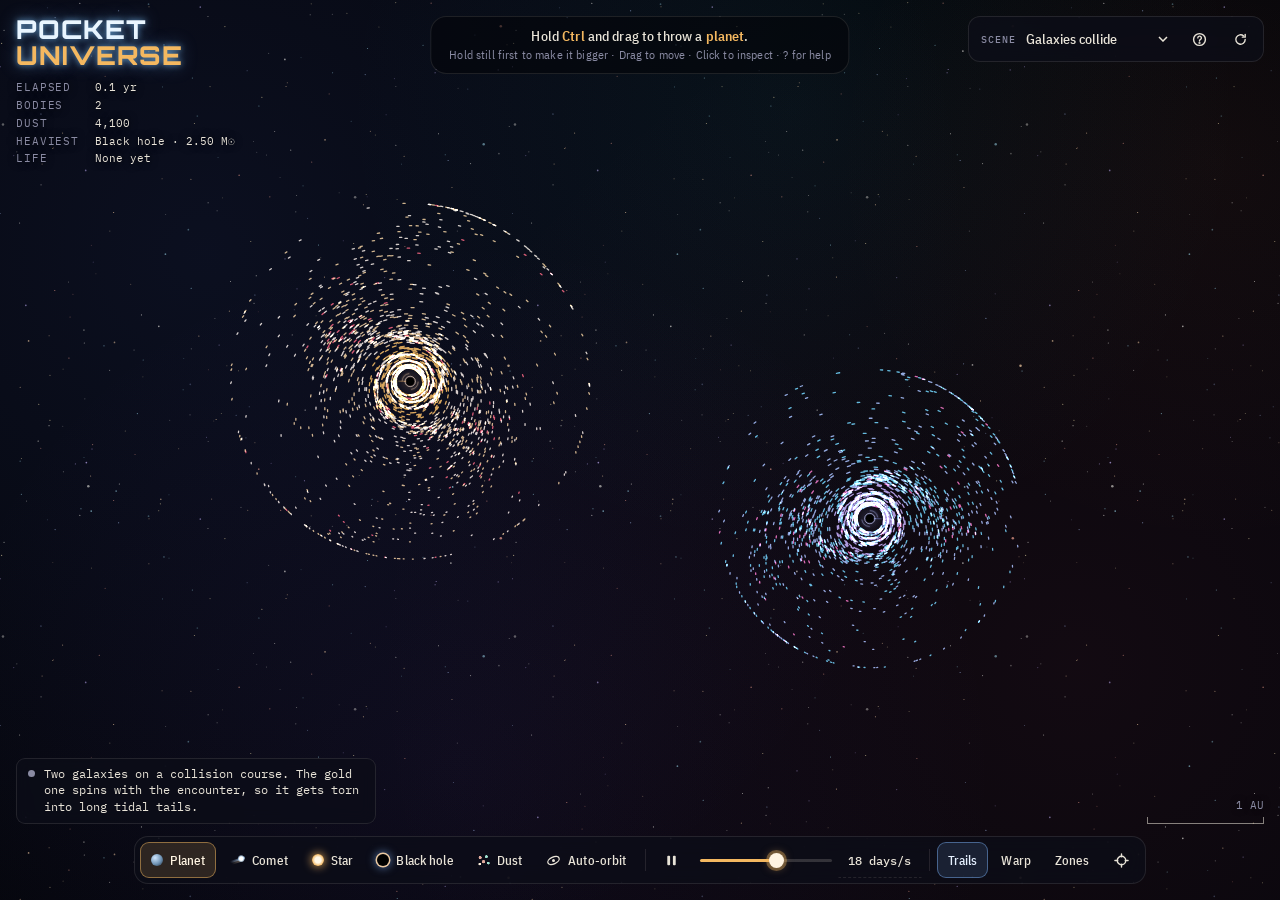
<file: index.html>
<!doctype html>
<!-- Built from src/ by tools/build.py: edit src/, not this file. sha256:ef1b339bfc230bbf -->
<!--
  Pocket Universe: a gravity sandbox for the browser.
  Copyright (c) 2026 Luke Bennie <lukebennie@gmail.com>. All rights reserved.
  https://github.com/lbennietech/pocket-universe
-->
<html lang="en">
<head>
<meta charset="utf-8">
<meta name="viewport" content="width=device-width, initial-scale=1, viewport-fit=cover">
<title>Pocket Universe</title>
<meta name="description" content="A gravity sandbox in your browser: throw planets, comets, stars and black holes into space, watch orbits, tidal disruptions and supernovae, and nurture life in habitable zones.">
<meta name="author" content="Luke Bennie">
<meta name="copyright" content="Copyright (c) 2026 Luke Bennie">
<meta name="theme-color" content="#04050a">
<link rel="icon" href="data:image/svg+xml,%3Csvg xmlns='http://www.w3.org/2000/svg' viewBox='0 0 32 32'%3E%3Crect width='32' height='32' rx='7' fill='%2304050a'/%3E%3Cellipse cx='16' cy='16' rx='12' ry='5.5' fill='none' stroke='%23f4b860' stroke-width='1.6' transform='rotate(-25 16 16)'/%3E%3Ccircle cx='16' cy='16' r='4' fill='%23fff4e2'/%3E%3Ccircle cx='26' cy='11.5' r='2' fill='%237fb6ff'/%3E%3C/svg%3E">
<style>
  :root { padding-top: env(safe-area-inset-top, 0px); padding-bottom: env(safe-area-inset-bottom, 0px); box-sizing: border-box; height: 100%; }
  body { margin: 0; }
  [hidden] { display: none !important; }
</style>
<link rel="preconnect" href="https://fonts.googleapis.com">
<link rel="preconnect" href="https://fonts.gstatic.com" crossorigin>
<link rel="stylesheet" href="https://fonts.googleapis.com/css2?family=IBM+Plex+Mono:wght@400;500&family=IBM+Plex+Sans+Condensed:wght@400;500;600&family=Orbitron:wght@700;800&display=swap">
<style>
:root {
  color-scheme: dark;
  --void: #04050a;
  --panel: rgba(12, 14, 24, 0.76);
  --edge: rgba(233, 228, 216, 0.11);
  --ink: #e9e4d8;
  --dim: #8a8ba3;
  --gold: #f4b860;
  --ion: #7fb6ff;
  --life: #7fe0b0;
  --lost: #d98c7a;
  --display: "Orbitron", "Arial Black", system-ui, sans-serif;
  --ui: "IBM Plex Sans Condensed", "Arial Narrow", system-ui, sans-serif;
  --mono: "IBM Plex Mono", ui-monospace, Consolas, monospace;
}
html, body { height: 100%; }
body {
  background: var(--void);
  color: var(--ink);
  font-family: var(--ui);
  overflow: hidden;
  -webkit-user-select: none;
  user-select: none;
}
#stage { position: relative; height: 100%; overflow: hidden; background: var(--void); }
#sky {
  position: absolute; inset: 0; width: 100%; height: 100%;
  display: block; cursor: grab; touch-action: none;
  -webkit-touch-callout: none;
}

/* ?embed: the simulation alone, framed inside another page */
.embed .top, .embed .bottom, .embed #hint { display: none; }

/* ---- top ---- */
.top {
  position: absolute; top: 16px; left: 16px; right: 16px;
  display: flex; justify-content: space-between; align-items: flex-start; gap: 16px;
  pointer-events: none;
}
.brand { display: grid; gap: 12px; text-shadow: 0 0 8px #000; }
.mark {
  margin: 0;
  font: 800 clamp(18px, 2.2vw, 26px)/1 var(--display);
  letter-spacing: 0.04em;
  text-transform: uppercase;
  color: #eaf6ff;
  text-shadow: 0 0 6px rgba(127,200,255,.7), 0 0 18px rgba(127,182,255,.45);
}
.mark span { display: block; color: var(--gold); }
.readout {
  margin: 0;
  display: grid; grid-template-columns: auto auto;
  column-gap: 16px; row-gap: 3px;
  font: 400 11px/1.35 var(--mono);
}
.readout dt { color: var(--dim); text-transform: uppercase; letter-spacing: 0.08em; }
.readout dd { margin: 0; color: var(--ink); font-variant-numeric: tabular-nums; }
.readout dd.alive { color: var(--life); }

.side { display: grid; gap: 10px; justify-items: end; pointer-events: none; }
.side > * { pointer-events: auto; }
.panel {
  background: var(--panel);
  border: 1px solid var(--edge);
  border-radius: 12px;
  -webkit-backdrop-filter: blur(10px); backdrop-filter: blur(10px);
}
.scene { display: flex; align-items: center; gap: 4px; padding: 4px; }
.scene label {
  font: 500 10px var(--mono); letter-spacing: 0.1em; text-transform: uppercase;
  color: var(--dim); padding-left: 8px;
}
select {
  -webkit-appearance: none; appearance: none;
  font: 500 14px var(--ui); color: var(--ink);
  background: transparent url("data:image/svg+xml,%3Csvg xmlns='http://www.w3.org/2000/svg' width='10' height='6'%3E%3Cpath d='M1 1l4 4 4-4' fill='none' stroke='%23e9e4d8' stroke-width='1.5'/%3E%3C/svg%3E") no-repeat right 9px center;
  border: 0; border-radius: 8px;
  padding: 8px 28px 8px 6px;
  cursor: pointer;
  max-width: 48vw;
}
select:hover { background-color: rgba(255, 255, 255, 0.06); }
select option { background: #0c0e18; color: #e9e4d8; }

/* ---- inspector card ---- */
#card { width: min(280px, 62vw); padding: 10px 12px 12px; }
#card header { display: flex; align-items: center; gap: 8px; }
#card h2 { margin: 0; flex: 1; font: 600 16px/1.2 var(--ui); letter-spacing: 0.01em; }
#cStats {
  margin: 10px 0 0;
  display: grid; grid-template-columns: auto 1fr;
  column-gap: 12px; row-gap: 4px;
  font: 400 11px/1.4 var(--mono);
}
#cStats dt { color: var(--dim); text-transform: uppercase; letter-spacing: 0.08em; }
#cStats dd { margin: 0; text-align: right; font-variant-numeric: tabular-nums; }
#cStats dd.alive { color: var(--life); }
#cNote { margin: 10px 0 0; font: 400 13px/1.45 var(--ui); color: var(--dim); max-width: 60ch; }

/* ---- bottom ---- */
.bottom {
  position: absolute; left: 16px; right: 16px; bottom: 16px;
  display: grid; grid-template-columns: 1fr auto 1fr; align-items: end; gap: 12px;
  pointer-events: none;
}
.dock {
  grid-column: 2; grid-row: 1;
  pointer-events: auto;
  display: flex; flex-wrap: wrap; justify-content: center; align-items: center; gap: 2px;
  padding: 5px;
  border-radius: 14px;
}
.group { display: flex; flex-wrap: wrap; justify-content: center; gap: 2px; align-items: center; }
.sep { width: 1px; height: 22px; background: var(--edge); margin: 0 5px; }
.chip {
  font: 500 13px var(--ui); letter-spacing: 0.01em;
  color: var(--ink);
  background: transparent;
  border: 1px solid transparent; border-radius: 9px;
  min-height: 36px; padding: 0 10px;
  display: inline-flex; align-items: center; gap: 7px;
  cursor: pointer;
  white-space: nowrap;
  transition: background-color 0.15s, border-color 0.15s;
}
.chip:hover { background: rgba(255, 255, 255, 0.07); }
.lbl-short { display: none; }
.chip:focus-visible, select:focus-visible { outline: 2px solid var(--gold); outline-offset: 2px; }
.chip[aria-pressed="true"] {
  background: rgba(244, 184, 96, 0.15);
  border-color: rgba(244, 184, 96, 0.5);
  color: #fff4e2;
}
.chip.icon { padding: 0 10px; }
.chip.mini { min-height: 28px; padding: 0 8px; font-size: 12px; }
.chip svg { width: 15px; height: 15px; flex: none; }
.chip.num { font-family: var(--mono); font-size: 12px; padding: 0 9px; font-variant-numeric: tabular-nums; }

/* ---- speed slider ---- */
.speed { display: inline-flex; align-items: center; min-height: 36px; padding: 0 4px 0 8px; }
.speed input {
  -webkit-appearance: none; appearance: none;
  width: 132px; height: 22px; margin: 0;
  background: transparent; cursor: pointer;
}
.speed input::-webkit-slider-runnable-track {
  height: 3px; border-radius: 2px;
  background: linear-gradient(to right, var(--gold) var(--p, 50%), rgba(233, 228, 216, 0.18) var(--p, 50%));
}
.speed input::-webkit-slider-thumb {
  -webkit-appearance: none; appearance: none;
  width: 15px; height: 15px; margin-top: -6px;
  border: 0; border-radius: 50%;
  background: #fff4e2;
  box-shadow: 0 0 0 3px rgba(244, 184, 96, 0.35), 0 0 10px rgba(244, 184, 96, 0.5);
}
.speed input::-moz-range-track { height: 3px; border-radius: 2px; background: rgba(233, 228, 216, 0.18); }
.speed input::-moz-range-progress { height: 3px; border-radius: 2px; background: var(--gold); }
.speed input::-moz-range-thumb {
  width: 15px; height: 15px; border: 0; border-radius: 50%;
  background: #fff4e2;
  box-shadow: 0 0 0 3px rgba(244, 184, 96, 0.35), 0 0 10px rgba(244, 184, 96, 0.5);
}
.speed input:focus-visible { outline: 2px solid var(--gold); outline-offset: 2px; border-radius: 6px; }
#speedLabel { min-width: 10.5ch; justify-content: center; border-bottom: 1px dashed var(--edge); border-radius: 0; }
#speedLabel:hover, #speedLabel:focus-visible { color: var(--gold); border-color: var(--gold); }

.glyph { width: 12px; height: 12px; border-radius: 50%; flex: none; display: inline-block; }
.g-planet { background: radial-gradient(circle at 34% 32%, #cfe6ff, #6f93b4 55%, #1d2a3a); }
.g-life { background: radial-gradient(circle at 34% 32%, #d8ffe9, #4f9c7c 55%, #13281f); box-shadow: 0 0 0 1.5px rgba(127, 224, 176, 0.6); }
.g-star {
  background: radial-gradient(circle, #fff7e6 0 34%, #f4b860 70%);
  box-shadow: 0 0 9px 1px rgba(244, 184, 96, 0.75);
}
.g-bh {
  background: #000;
  box-shadow: 0 0 0 1.5px rgba(255, 216, 170, 0.9), 0 0 8px 2px rgba(127, 182, 255, 0.55);
}
.g-comet {
  width: 16px; height: 12px; border-radius: 0;
  background:
    radial-gradient(circle at 78% 50%, #ffffff 0 1.8px, rgba(200, 230, 255, 0.85) 2.6px, transparent 3.8px),
    linear-gradient(to left, rgba(170, 210, 255, 0.85), rgba(170, 210, 255, 0) 95%) left 50% / 100% 2px no-repeat,
    linear-gradient(to left, rgba(255, 228, 190, 0.5), rgba(255, 228, 190, 0) 85%) left 70% / 90% 3px no-repeat;
  transform: rotate(-18deg);
}
.g-dust {
  border-radius: 0;
  background:
    radial-gradient(circle at 18% 30%, #e0a99c 0 1.3px, transparent 1.8px),
    radial-gradient(circle at 70% 22%, #9fe0d0 0 1.2px, transparent 1.7px),
    radial-gradient(circle at 46% 64%, #e0a99c 0 1.4px, transparent 1.9px),
    radial-gradient(circle at 86% 76%, #9fe0d0 0 1.1px, transparent 1.6px),
    radial-gradient(circle at 14% 84%, #fff1dc 0 1px, transparent 1.5px);
}

#feed {
  grid-column: 1; grid-row: 1;
  justify-self: start;
  list-style: none; margin: 0; padding: 0;
  display: flex; flex-direction: column; gap: 6px;
  max-width: 360px;
}
#feed li {
  font: 400 12px/1.4 var(--mono);
  color: var(--ink);
  background: var(--panel);
  border: 1px solid var(--edge);
  border-radius: 9px;
  padding: 7px 11px;
  display: flex; gap: 9px; align-items: baseline;
  -webkit-backdrop-filter: blur(8px); backdrop-filter: blur(8px);
  transition: opacity 0.8s, transform 0.8s;
  animation: rise 0.35s ease-out;
}
#feed li.out { opacity: 0; transform: translateY(4px); }
#feed li i { width: 7px; height: 7px; border-radius: 50%; flex: none; transform: translateY(-1px); background: var(--dim); }
#feed li i.t-star { background: var(--gold); box-shadow: 0 0 6px var(--gold); }
#feed li i.t-bh { background: #000; box-shadow: 0 0 0 1.5px var(--ion); }
#feed li i.t-nova { background: #fff1dc; box-shadow: 0 0 8px 2px #ffc98a; }
#feed li i.t-planet { background: #8fb5b8; }
#feed li i.t-life { background: var(--life); box-shadow: 0 0 6px var(--life); }
#feed li i.t-lost { background: var(--lost); }
#feed li i.t-wave { background: transparent; box-shadow: 0 0 0 1.5px var(--ion), 0 0 0 3.5px rgba(127, 182, 255, 0.35); }
@keyframes rise { from { opacity: 0; transform: translateY(6px); } }

.scale {
  grid-column: 3; grid-row: 1;
  justify-self: end;
  display: grid; justify-items: end; gap: 5px;
  font: 400 11px var(--mono); color: var(--dim);
  text-shadow: 0 0 6px #000;
}
.scale i {
  display: block; height: 6px; width: 100px;
  border: 1px solid rgba(233, 228, 216, 0.55); border-top: 0;
}

/* The hint sits at the top centre, between the title and the scene picker,
   so it stays clear of the action in the middle of the screen. */
#hint {
  position: absolute; left: 50%; top: 16px;
  transform: translateX(-50%);
  box-sizing: border-box;
  width: max-content; max-width: min(560px, calc(100% - 640px));
  text-align: center;
  font: 500 14px/1.45 var(--ui); letter-spacing: 0.01em;
  color: var(--ink);
  background: rgba(4, 5, 10, 0.62);
  border: 1px solid var(--edge);
  border-radius: 16px;
  padding: 9px 18px;
  pointer-events: none;
  transition: opacity 0.6s;
}
#hint b { color: var(--gold); font-weight: 600; }
#hint small { display: block; font: 400 12px/1.5 var(--ui); color: var(--dim); }
#hint.gone { opacity: 0; }
@media (max-width: 1100px) {
  /* no room beside the title: sit just under the readout instead */
  #hint { top: 178px; max-width: calc(100% - 32px); }
}

/* The tool you're holding is gold; settings that are switched on are blue,
   so the two don't look alike. */
.chip.toggle[aria-pressed="true"] {
  background: rgba(127, 182, 255, 0.13);
  border-color: rgba(127, 182, 255, 0.45);
  color: #e6f0ff;
}
html { touch-action: pan-x pan-y; }   /* no accidental page zoom from the dock */
.nowrap { white-space: nowrap; }

@media (max-width: 1600px) {
  .bottom { grid-template-columns: 1fr auto; }
  .dock { grid-column: 1 / -1; grid-row: 2; justify-self: center; }
  .scale { grid-column: 2; }
}
@media (max-width: 1024px) {
  /* the dock wraps onto more than one row below this width (tablets
     included), where a fixed separator can end up stranded at a wrap */
  .sep { display: none; }
}
@media (max-width: 720px) {
  .dock { gap: 2px 4px; }
}
@media (max-width: 600px) {
  .top.inspecting .readout { display: none; }
  /* on a phone the inspector takes the full width under the scene picker */
  .top.inspecting .brand { display: none; }
  .top.inspecting .side { width: 100%; }
  #card { width: auto; justify-self: stretch; }
}
@media (max-width: 1100px) {
  /* the hint and the inspector share the same space on narrow screens */
  .top.inspecting ~ #hint { opacity: 0; }
}
@media (max-width: 480px) {
  .chip { padding: 0 7px; font-size: 12px; min-height: 34px; }
  .speed input { width: 104px; }
  .top { gap: 8px; }
  .scene label { display: none; }
  select { max-width: 34vw; font-size: 13px; padding-right: 22px; background-position: right 6px center; }
  .scene { gap: 0; }
  .scene .chip.icon { padding: 0 6px; }
  .readout { font-size: 10px; }
  #feed li { font-size: 11px; }
  #hint { top: 168px; font-size: 13px; }
  #assist .lbl { display: none; }
  #assist .lbl-short { display: inline; }
  .mark { font-size: 18px; }
}
@media (prefers-reduced-motion: reduce) {
  #feed li { animation: none; }
}
</style>
</head>
<body>
<div id="stage">
  <canvas id="sky" aria-label="Gravity simulation. Drag to move around, click or tap an object to inspect it, hold Ctrl and drag (or touch and hold) to throw objects into space."></canvas>

  <div class="top">
    <div class="brand">
      <h1 class="mark">Pocket<span>Universe</span></h1>
      <dl class="readout">
        <dt>Elapsed</dt><dd id="rTime">0.0 yr</dd>
        <dt>Bodies</dt><dd id="rBodies">0</dd>
        <dt>Dust</dt><dd id="rDust">0</dd>
        <dt>Heaviest</dt><dd id="rHeavy">—</dd>
        <dt>Life</dt><dd id="rLife">None yet</dd>
      </dl>
    </div>
    <div class="side">
      <div class="scene panel">
        <label for="scene">Scene</label>
        <select id="scene">
          <option value="galaxies">Galaxies collide</option>
          <option value="cradle">Cradle of life</option>
          <option value="feast">Black hole feast</option>
          <option value="eight">Figure eight</option>
          <option value="formation">Solar system forming</option>
          <option value="binary">Binary star</option>
          <option value="mayhem">Mayhem</option>
          <option value="empty">Empty space</option>
        </select>
        <button class="chip icon" id="help" title="How to play, and what this scene is about (H)" aria-label="Help">
          <svg viewBox="0 0 16 16" fill="none" stroke="currentColor" stroke-width="1.5" stroke-linecap="round"><circle cx="8" cy="8" r="6.3"/><path d="M6.2 6.3a1.9 1.9 0 1 1 2.6 1.8c-.5.2-.8.6-.8 1.1v.4"/><circle cx="8" cy="11.6" r=".4" fill="currentColor"/></svg>
        </button>
        <button class="chip icon" id="restart" title="Restart scene (R)" aria-label="Restart scene">
          <svg viewBox="0 0 16 16" fill="none" stroke="currentColor" stroke-width="1.5" stroke-linecap="round"><path d="M13 8a5 5 0 1 1-1.6-3.7"/><path d="M13 2.5v3h-3"/></svg>
        </button>
      </div>
      <section id="card" class="panel" hidden aria-label="Inspector">
        <header>
          <span class="glyph g-planet" id="cGlyph"></span>
          <h2 id="cTitle">Planet</h2>
          <button class="chip mini toggle" id="cFollow" aria-pressed="true" title="Keep the camera on this object (F)">Follow</button>
          <button class="chip mini icon" id="cClose" aria-label="Close inspector" title="Close (Esc)">
            <svg viewBox="0 0 16 16" fill="none" stroke="currentColor" stroke-width="1.6" stroke-linecap="round"><path d="M4 4l8 8M12 4l-8 8"/></svg>
          </button>
        </header>
        <dl id="cStats"></dl>
        <p id="cNote"></p>
        <button class="chip mini" id="cSupernova" hidden>Go supernova</button>
      </section>
    </div>
  </div>

  <div id="hint"></div>

  <div class="bottom">
    <ol id="feed" aria-live="polite"></ol>

    <nav class="dock panel" aria-label="Controls">
      <div class="group" role="group" aria-label="What to create">
        <button class="chip" data-tool="planet" aria-pressed="true" title="Planet (1)"><span class="glyph g-planet"></span>Planet</button>
        <button class="chip" data-tool="comet" aria-pressed="false" title="Comet (2)"><span class="glyph g-comet"></span>Comet</button>
        <button class="chip" data-tool="star" aria-pressed="false" title="Star (3)"><span class="glyph g-star"></span>Star</button>
        <button class="chip" data-tool="bh" aria-pressed="false" title="Black hole (4)"><span class="glyph g-bh"></span>Black hole</button>
        <button class="chip" data-tool="dust" aria-pressed="false" title="Dust cloud (5)"><span class="glyph g-dust"></span>Dust</button>
        <button class="chip toggle" id="assist" aria-label="Auto-orbit" aria-pressed="false" title="Throw into a perfect circular orbit (O, or hold Shift while throwing)">
          <svg viewBox="0 0 16 16" fill="none" stroke="currentColor" stroke-width="1.4"><ellipse cx="8" cy="8" rx="6.5" ry="3.6" transform="rotate(-25 8 8)"/><circle cx="8" cy="8" r="1.6" fill="currentColor" stroke="none"/></svg><span class="lbl">Auto-orbit</span><span class="lbl-short">Orbit</span>
        </button>
      </div>
      <span class="sep"></span>
      <div class="group" role="group" aria-label="Time">
        <button class="chip icon" id="pause" title="Pause (Space)" aria-label="Pause" aria-pressed="false">
          <svg id="icoPause" viewBox="0 0 16 16" fill="currentColor"><rect x="3.5" y="3" width="3" height="10" rx="1"/><rect x="9.5" y="3" width="3" height="10" rx="1"/></svg>
          <svg id="icoPlay" viewBox="0 0 16 16" fill="currentColor" hidden><path d="M4.5 2.8v10.4a.6.6 0 0 0 .9.5l8.3-5.2a.6.6 0 0 0 0-1L5.4 2.3a.6.6 0 0 0-.9.5z"/></svg>
        </button>
        <span class="speed" title="Simulation speed: how much time passes each second ([ slower, ] faster)">
          <input type="range" id="speed" min="0" max="1000" step="1" aria-label="Simulation speed">
        </span>
        <button class="chip num" id="speedLabel" title="Reset to normal speed">9.0 days/s</button>
      </div>
      <span class="sep"></span>
      <div class="group" role="group" aria-label="View">
        <button class="chip toggle" id="trails" aria-pressed="true" title="Trails (T)">Trails</button>
        <button class="chip toggle" id="warp" aria-pressed="false" title="Show how mass bends space (G)">Warp</button>
        <button class="chip toggle" id="zones" aria-pressed="false" title="Habitable zones (Z)">Zones</button>
        <button class="chip icon" id="center" title="Center view (F)" aria-label="Center view">
          <svg viewBox="0 0 16 16" fill="none" stroke="currentColor" stroke-width="1.5" stroke-linecap="round"><circle cx="8" cy="8" r="4.5"/><path d="M8 1v3M8 12v3M1 8h3M12 8h3"/></svg>
        </button>
      </div>
    </nav>

    <div class="scale" aria-hidden="true"><span id="scaleLabel">1 AU</span><i id="scaleBar"></i></div>
  </div>
</div>

<script>
/*
 * Pocket Universe
 * Copyright (c) 2026 Luke Bennie <lukebennie@gmail.com>. All rights reserved.
 *
 * An N-body gravity sandbox: planets, comets, stars, black holes and dust,
 * with collisions, tidal disruption, supernovae and life in habitable zones.
 * Plain JavaScript on a 2D canvas, with no dependencies.
 */
(() => {
  'use strict';

// ---------------------------------------------------------------------------
// Units. G = 1. 200 world units = 1 AU, 12,000 mass units = 1 solar mass.
// With those choices a 1 AU orbit around 1 M☉ takes ~162 time units = 1 year.
// ---------------------------------------------------------------------------
const AU = 200;
const MSUN = 12000;
const MJUP = MSUN / 1047.6;
const YEAR = 2 * Math.PI * Math.sqrt(AU ** 3 / MSUN);
const KMS = (1 / AU) / (1 / YEAR) * 4.74;      // 1 velocity unit in km/s
const IGNITE = 0.08 * MSUN;                     // hydrogen-burning limit
const DWARF = 13 * MJUP;                        // deuterium-burning limit: above this, a brown dwarf
const COLLAPSE = 20 * MSUN;                     // core collapse to a black hole
const HEAVY_TRACER_M = 400;                     // planets at or above this mass pull on dust like a star or hole does
const EPS2 = 16;                                // gravitational softening²
const DT = 0.085;
const MAX_T = 20000;                           // dust pool; when full, new grains replace the oldest
const TRAIL = 90;
const FAR = 80000;                              // 400 AU: past the view at the widest zoom
const GRACE = 180;                              // frames (3 s) a new body is safe from cull()
const RANK = { planet: 0, star: 1, bh: 2 };
const RATE_MIN = YEAR / 31557600, RATE_MAX = 1000 * YEAR;   // simulated time units per real second
const RATE_DEFAULT = 4;                         // about 9 days a second
const TRAIL_DT = 1.36;                          // least simulated time between trail points
const SHED_DT = 2;                              // simulated time between comet dust grains
const COMET_ICE = 1500;                         // dust grains a comet can shed before it's spent
const HZ_LO = 1 / (1.55 * 1.55), HZ_HI = 1 / (0.95 * 0.95);   // habitable flux range, Earth = 1
const LIFE_MIN = 10;                            // lighter worlds can't hold an atmosphere (in this toy)
const LIFE_T = [4 * YEAR, 14 * YEAR, 28 * YEAR];
const STAGE_NAME = ['None', 'Microbial', 'Civilization', 'Spacefaring'];

const canvas = document.getElementById('sky');
const ctx = canvas.getContext('2d');
const stage = document.getElementById('stage');
const reduceMotion = matchMedia('(prefers-reduced-motion: reduce)').matches;
const coarse = matchMedia('(pointer: coarse)').matches;
const MOD = /Mac|iPhone|iPad|iPod/.test(navigator.platform || navigator.userAgent) ? '⌘' : 'Ctrl';

// Planet looks: base color, a second color for bands or surface patches,
// and whether the planet is banded like a gas giant.
const PLANET_STYLES = {
  ocean:   { name: 'Ocean world',  rgb: [58, 124, 222],  alt: [226, 238, 255] },
  teal:    { name: 'Ocean world',  rgb: [38, 172, 170],  alt: [206, 250, 236] },
  jungle:  { name: 'Jungle world', rgb: [86, 170, 90],   alt: [44, 112, 176] },
  desert:  { name: 'Desert world', rgb: [224, 178, 110], alt: [178, 116, 66] },
  rust:    { name: 'Rocky world',  rgb: [200, 96, 60],   alt: [124, 54, 38] },
  ash:     { name: 'Barren world', rgb: [156, 150, 146], alt: [98, 94, 92] },
  lava:    { name: 'Lava world',   rgb: [172, 62, 42],   alt: [255, 176, 64] },
  ice:     { name: 'Ice world',    rgb: [200, 234, 255], alt: [126, 184, 232] },
  lime:    { name: 'Exotic world', rgb: [174, 216, 82],  alt: [236, 250, 176] },
  gas:     { name: 'Gas giant',    rgb: [218, 180, 130], alt: [166, 102, 60],  bands: true },
  amber:   { name: 'Gas giant',    rgb: [240, 152, 66],  alt: [252, 224, 172], bands: true },
  violet:  { name: 'Gas giant',    rgb: [154, 108, 226], alt: [222, 176, 255], bands: true },
  rose:    { name: 'Gas giant',    rgb: [234, 126, 172], alt: [255, 204, 222], bands: true },
  neptune: { name: 'Ice giant',    rgb: [72, 122, 242],  alt: [154, 204, 255], bands: true },
  uranus:  { name: 'Ice giant',    rgb: [134, 222, 228], alt: [196, 248, 246], bands: true },
  dwarf:   { name: 'Brown dwarf',  rgb: [176, 66, 122],  alt: [236, 112, 140], bands: true }
};
const PLANET_KEYS = Object.keys(PLANET_STYLES).filter(k => k !== 'dwarf');
const ROCKY = ['rust', 'ash', 'lava', 'ice', 'desert'];
const ICE_RGB = [214, 236, 255];
const TRACER_RGB = [
  '246,207,142', '168,198,255', '224,169,156', '255,241,220', '159,224,208', '150,255,205',
  '255,120,200', '176,140,255', '110,220,255', '255,150,100', '200,240,120', '255,95,110',
  '255,190,80', '200,180,255'
];
// Dust clouds are drawn from one of these color families, like real nebulae.
const DUST_FAMILIES = [[6, 8, 3], [9, 7, 12], [11, 4, 3], [1, 13, 8], [10, 4, 0], [2, 12, 9], [7, 6, 13]];
const PROBE_COLOR = 5;                          // TRACER_RGB index used only for spacefaring probes
const NONPROBE = TRACER_RGB.map((_, i) => i).filter(i => i !== PROBE_COLOR);
const STAR_STOPS = [
  [0.08, [255, 72, 52]], [0.3, [255, 112, 62]], [0.7, [255, 166, 82]], [1.0, [255, 214, 122]],
  [1.6, [255, 244, 214]], [3.0, [234, 240, 255]], [8.0, [166, 196, 255]], [25, [120, 150, 255]],
  [80, [150, 124, 255]]
];
const BH_DISK = [[244, 184, 96], [255, 128, 160], [176, 140, 255], [110, 210, 255], [255, 150, 80]];

// ---------------------------------------------------------------------------
// State
// ---------------------------------------------------------------------------
let bodies = [];
let nextId = 1;
let effects = [];
let lights = [];
let simTime = 0;
let fresh = false;   // accelerations and step criteria are current
let gNow = 0;        // grid time a new grain is born at
let lostX = 0, lostY = 0;   // momentum carried off by debris
let ach = RATE_DEFAULT;   // achieved rate, smoothed
let lifeClock = 0;
let paused = false;
let rate = RATE_DEFAULT;
let shedClock = 0;
let showTrails = true;
let showWarp = false;
let showZones = false;
let orbitAssist = false;
let tool = 'planet';
let sceneKey = 'galaxies';
let flash = 0;
let shake = 0;
let frameN = 0;
let spawned = false;
let selected = null;
let follow = false;
let followK = 0;
const cam = { x: 0, y: 0, z: 1, target: null };
const ZOOM_MIN = 0.02, ZOOM_MAX = 12;
const clampZoom = z => clamp(z, ZOOM_MIN, ZOOM_MAX);

const T = {
  n: 0,
  x: new Float32Array(MAX_T), y: new Float32Array(MAX_T),
  vx: new Float32Array(MAX_T), vy: new Float32Array(MAX_T),
  px: new Float32Array(MAX_T), py: new Float32Array(MAX_T),
  c: new Uint8Array(MAX_T),
  q: new Float32Array(MAX_T), b: new Float64Array(MAX_T)   // block steps: 1/step², grid time of birth
};

// ---------------------------------------------------------------------------
// Helpers
// ---------------------------------------------------------------------------
const clamp = (v, a, b) => Math.max(a, Math.min(b, v));
// All randomness that shapes the simulation goes through rand(). Normally it
// is Math.random; tests and benchmarks swap in a seeded generator so the
// same seed always builds and runs the same universe. Purely visual noise
// (screen shake, background stars) keeps using Math.random.
let rand = Math.random;
function seededRand(seed) {
  let t = seed >>> 0;
  return () => {   // mulberry32
    t = (t + 0x6D2B79F5) >>> 0;
    let r = Math.imul(t ^ (t >>> 15), 1 | t);
    r = (r + Math.imul(r ^ (r >>> 7), 61 | r)) ^ r;
    return ((r ^ (r >>> 14)) >>> 0) / 4294967296;
  };
}
const pick = arr => arr[(rand() * arr.length) | 0];
const hash =(a, b) => { const s = Math.sin(a * 12.9898 + b * 78.233) * 43758.5453; return s - Math.floor(s); };
function gauss() {
  let u = 0, v = 0;
  while (!u) u = rand();
  while (!v) v = rand();
  return Math.sqrt(-2 * Math.log(u)) * Math.cos(2 * Math.PI * v);
}
function starRGB(m) {
  const s = Math.max(0.05, m / MSUN), L = Math.log(s), st = STAR_STOPS;
  if (s <= st[0][0]) return st[0][1].slice();
  for (let i = 1; i < st.length; i++) {
    if (s <= st[i][0]) {
      const a = Math.log(st[i - 1][0]), b = Math.log(st[i][0]);
      const t = (L - a) / (b - a);
      return st[i - 1][1].map((c, k) => Math.round(c + (st[i][1][k] - c) * t));
    }
  }
  return st[st.length - 1][1].slice();
}
const lighten = (rgb, t) => rgb.map(c => Math.round(c + (255 - c) * t)).join(',');

function massLabel(m, kind) {
  if (kind === 'planet') {
    const j = m / MJUP;
    if (j < 0.1) return (j * 317.8).toFixed(1) + ' M⊕';
    return j.toFixed(j < 10 ? 2 : 1) + ' M♃';
  }
  const s = m / MSUN;
  return s.toFixed(s < 10 ? 2 : 1) + ' M☉';
}
function kindName(b) {
  if (b.icy) return 'Comet';
  if (b.kind === 'planet') {
    if (b.m > DWARF) return 'Brown dwarf';
    if (b.life) return 'Living world';
    return b.style && b.style !== 'dwarf' ? PLANET_STYLES[b.style].name : 'Planet';
  }
  return b.kind === 'star' ? 'Star' : 'Black hole';
}
function fmtNum(v) {
  if (v >= 100) return Math.round(v).toLocaleString();
  if (v >= 1) return v.toFixed(2);
  return v.toPrecision(2);
}
function fmtTime(t) {
  const y = t / YEAR;
  if (y < 1000) return y.toFixed(1) + ' yr';
  if (y < 1e6) return (y / 1000).toFixed(2) + ' kyr';
  return (y / 1e6).toFixed(2) + ' Myr';
}
function spectral(Tk) {
  return Tk >= 30000 ? 'O' : Tk >= 10000 ? 'B' : Tk >= 7500 ? 'A' : Tk >= 6000 ? 'F' : Tk >= 5200 ? 'G' : Tk >= 3700 ? 'K' : 'M';
}

const spriteCache = new Map();
function glowSprite(rgb) {
  const key = rgb.map(c => c >> 3).join(',');
  let s = spriteCache.get(key);
  if (s) return s;
  s = document.createElement('canvas');
  s.width = s.height = 128;
  const g = s.getContext('2d');
  const gr = g.createRadialGradient(64, 64, 0, 64, 64, 64);
  const c = rgb.join(',');
  gr.addColorStop(0, 'rgba(255,255,255,1)');
  gr.addColorStop(0.08, `rgba(${c},0.95)`);
  gr.addColorStop(0.24, `rgba(${c},0.35)`);
  gr.addColorStop(0.55, `rgba(${c},0.08)`);
  gr.addColorStop(1, `rgba(${c},0)`);
  g.fillStyle = gr;
  g.fillRect(0, 0, 128, 128);
  spriteCache.set(key, s);
  return s;
}
const COMA = glowSprite([140, 245, 200]);

// ---------------------------------------------------------------------------
// Bodies
// ---------------------------------------------------------------------------
// Sizes are exaggerated so a glance tells light from heavy: planets grow with
// the cube root of mass, stars and black holes with the square root. Like real
// brown dwarfs, planets barely grow past 13 M♃, and red dwarfs shrink slowly
// below 0.5 M☉, so the smallest star is still bigger than the biggest planet.
function radiusFor(m, kind) {
  if (kind === 'bh') return 2.7 * Math.sqrt(m / MSUN);
  if (kind === 'star') {
    const s = m / MSUN;
    return s >= 0.5 ? 14 * Math.sqrt(s) : 14 * Math.SQRT1_2 * Math.pow(s / 0.5, 0.25);
  }
  return m <= 150 ? 0.9 * Math.cbrt(m) : 0.9 * Math.cbrt(150) * Math.pow(m / 150, 0.1);
}
// On-screen glow diameter for a body drawn with radius R px. Big bodies get
// proportionally less halo so giants don't wash out the screen.
function glowSize(R, kind) {
  return kind === 'bh' ? Math.max(30, R * (4 + 70 / (R + 6))) : Math.max(18, R * (3 + 96 / (R + 10)));
}
function styleFor(m, pref) {
  if (m > DWARF) return 'dwarf';
  if (m < 2 && !ROCKY.includes(pref)) return pick(ROCKY);
  return pref || pick(PLANET_KEYS);
}
function paintPlanet(b) {
  b.style = styleFor(b.m, b.style);
  const s = PLANET_STYLES[b.style];
  b.rgb = s.rgb.slice();
  b.alt = s.alt;
  b.bands = !!s.bands;
  b.tilt = (rand() - 0.5) * 0.7;
}
// Bodies massive enough to pull on dust the way a star or black hole does:
// any non-planet, or a planet-mass body at or above HEAVY_TRACER_M.
function isHeavy(b) { return b.kind !== 'planet' || b.m >= HEAVY_TRACER_M; }
// Luminosity (L☉) and surface temperature (K) for a star of s solar masses.
// L ∝ M^3.5 fits the upper main sequence; like their radii, red dwarfs below
// 0.5 M☉ dim and cool more gently, which keeps even the smallest star's
// habitable zone outside the star itself.
const lumFor = s => s >= 0.5 ? Math.pow(s, 3.5) : 0.5 ** 3.5 * Math.pow(s / 0.5, 1.8);
const tempFor = s => 5778 * (s >= 0.5 ? Math.pow(s, 0.54) : 0.5 ** 0.54 * Math.pow(s / 0.5, 0.23));
function refresh(b) {
  fresh = false;
  b.r = radiusFor(b.m, b.kind);
  if (b.kind === 'star') b.rgb = starRGB(b.m);
  else if (b.kind === 'bh') b.rgb = b.disk || (b.disk = pick(BH_DISK).slice());
  else if (!b.rgb) paintPlanet(b);
  b.rgbStr = b.rgb.join(',');
  b.altStr = (b.alt || b.rgb).join(',');
  b.core = `rgb(${lighten(b.rgb, 0.62)})`;
  b.hot = `rgb(${lighten(b.rgb, 0.9)})`;
  b.limb = `rgb(${lighten(b.rgb, 0.12)})`;
  b.ringStr = lighten(b.rgb, 0.6);
  b.sprite = glowSprite(b.rgb);
  b.cr = b.r * (b.kind === 'planet' ? 1.4 : b.kind === 'bh' ? 1.6 : 1);
  b.lum = b.kind === 'star' ? lumFor(b.m / MSUN) : 0;
  if (b.kind !== 'planet') b.icy = false;
}
// `look` is an RGB array (a fixed color, or a black hole's disk color) or
// the name of a planet style.
function makeBody(x, y, vx, vy, m, kind, look) {
  const color = Array.isArray(look) ? look : null;
  const b = {
    id: nextId++, x, y, vx, vy, ax: 0, ay: 0, m, kind,
    rgb: kind === 'planet' ? color : null, disk: kind === 'bh' ? color : null,
    style: typeof look === 'string' ? look : null,
    trail: new Float32Array(TRAIL * 2), th: 0, tl: 0, tc: -1e9, t0: 0, tn: 0, q: 0, act: 0,
    dead: false, into: null, placed: false, born: frameN, pr: null, pp: 0, pd: 0, spin: rand() * 6.283, feed: 0,
    icy: false, hz: 0, life: 0, flux: 0
  };
  refresh(b);
  return b;
}
function makeComet(x, y, vx, vy, m) {
  const b = makeBody(x, y, vx, vy, m, 'planet', ICE_RGB.slice());
  b.icy = true;
  b.ice = COMET_ICE;
  return b;
}
// When the pool is full, new grains reuse its slots round-robin, so a new
// cloud, ejecta or debris always appears (at the cost of whatever grains
// held those slots, not necessarily the oldest).
let recyc = 0;
function addTracer(x, y, vx, vy, c) {
  let i = T.n;
  if (i < MAX_T) T.n++;
  else { i = recyc; recyc = (recyc + 1) % MAX_T; }
  T.x[i] = T.px[i] = x; T.y[i] = T.py[i] = y;
  T.vx[i] = vx; T.vy[i] = vy; T.c[i] = c; T.q[i] = -1; T.b[i] = gNow;
}
function removeTracer(i) {
  const j = --T.n;
  if (i === j) return;
  T.x[i] = T.x[j]; T.y[i] = T.y[j]; T.vx[i] = T.vx[j]; T.vy[i] = T.vy[j];
  T.px[i] = T.px[j]; T.py[i] = T.py[j]; T.c[i] = T.c[j]; T.q[i] = T.q[j]; T.b[i] = T.b[j];
}
function addFx(x, y, size, rgb, kind, life) {
  effects.push({ x, y, size, rgb: Array.isArray(rgb) ? rgb.join(',') : rgb, kind, life, max: life, rad: 0 });
}
function addWave(x, y, strength, life) {
  effects.push({ x, y, size: strength, rgb: '150,190,255', kind: 'wave', life, max: life, rad: 0 });
}

function fluxAt(x, y) {
  let F = 0, best = null, bw = 0;
  for (const s of lights) {
    const dx = s.x - x, dy = s.y - y;
    const d2 = (dx * dx + dy * dy) / (AU * AU) + 1e-4;
    const f = s.lum / d2;
    F += f;
    if (f > bw) { bw = f; best = s; }
  }
  return { F, best };
}
function primaryOf(b) {
  let best = null, bw = 0;
  for (const o of bodies) {
    if (o === b || o.dead || o.m <= b.m) continue;
    const dx = o.x - b.x, dy = o.y - b.y;
    const w = o.m / (dx * dx + dy * dy + 1);
    if (w > bw) { bw = w; best = o; }
  }
  return best;
}
function orbitOf(b, p) {
  const mu = p.m + b.m;
  const rx = b.x - p.x, ry = b.y - p.y, vx = b.vx - p.vx, vy = b.vy - p.vy;
  const r = Math.hypot(rx, ry) || 1e-6, v2 = vx * vx + vy * vy;
  const E = v2 / 2 - mu / r;
  const o = { r, v: Math.sqrt(v2), bound: E < 0 };
  if (!o.bound) return o;
  const rv = rx * vx + ry * vy;
  o.ex = ((v2 - mu / r) * rx - rv * vx) / mu;
  o.ey = ((v2 - mu / r) * ry - rv * vy) / mu;
  o.e = Math.hypot(o.ex, o.ey);
  o.a = -mu / (2 * E);
  o.P = 2 * Math.PI * Math.sqrt(o.a ** 3 / mu);
  return o;
}

// ---------------------------------------------------------------------------
// Physics: leapfrog (kick-drift-kick) for massive bodies, symplectic Euler for
// massless dust, which only feels bodies heavy enough to matter.
// ---------------------------------------------------------------------------
const pairs = [];
function accel() {
  const n = bodies.length;
  for (let i = 0; i < n; i++) { bodies[i].ax = 0; bodies[i].ay = 0; }
  pairs.length = 0;
  for (let i = 0; i < n; i++) {
    const a = bodies[i];
    let ax = a.ax, ay = a.ay;
    const x = a.x, y = a.y, m = a.m, cr = a.cr;
    for (let j = i + 1; j < n; j++) {
      const b = bodies[j];
      const dx = b.x - x, dy = b.y - y;
      const r2 = dx * dx + dy * dy;
      const d2 = r2 + EPS2;
      const inv = 1 / (d2 * Math.sqrt(d2));
      ax += b.m * inv * dx; ay += b.m * inv * dy;
      b.ax -= m * inv * dx; b.ay -= m * inv * dy;
      const rr = cr + b.cr;
      if (r2 < rr * rr) pairs.push(a, b);
    }
    a.ax = ax; a.ay = ay;
  }
}

let HX = new Float64Array(256), HY = new Float64Array(256), HM = new Float64Array(256), HR = new Float64Array(256);
let HB = [];
const capR = b => (b.kind === 'bh' ? 2.2 : 1) * b.r;   // dust inside this is swallowed
function stepTracers(dt) {
  if (!T.n) return;
  HB = bodies.filter(isHeavy);
  const hn = HB.length;
  if (hn > HX.length) {
    HX = new Float64Array(hn * 2); HY = new Float64Array(hn * 2);
    HM = new Float64Array(hn * 2); HR = new Float64Array(hn * 2);
  }
  for (let k = 0; k < hn; k++) {
    const b = HB[k];
    HX[k] = b.x; HY[k] = b.y; HM[k] = b.m;
    HR[k] = capR(b) ** 2;
  }
  const X = T.x, Y = T.y, VX = T.vx, VY = T.vy;
  for (let i = 0; i < T.n; i++) {
    const x = X[i], y = Y[i];
    let ax = 0, ay = 0, hit = -1;
    for (let k = 0; k < hn; k++) {
      const dx = HX[k] - x, dy = HY[k] - y;
      const r2 = dx * dx + dy * dy;
      if (r2 < HR[k]) { hit = k; break; }
      const d2 = r2 + EPS2;
      const f = HM[k] / (d2 * Math.sqrt(d2));
      ax += f * dx; ay += f * dy;
    }
    if (hit >= 0) {
      HB[hit].feed += 1.5;
      removeTracer(i); i--;
      continue;
    }
    const vx = VX[i] + ax * dt, vy = VY[i] + ay * dt;
    VX[i] = vx; VY[i] = vy;
    X[i] = x + vx * dt; Y[i] = y + vy * dt;
  }
}

function step(dt) {
  const h = dt * 0.5;
  for (const b of bodies) {
    b.vx += b.ax * h; b.vy += b.ay * h;
    b.x += b.vx * dt; b.y += b.vy * dt;
  }
  accel();
  for (const b of bodies) { b.vx += b.ax * h; b.vy += b.ay * h; }
  if (pairs.length) resolveMerges();
  tidal();
  stepTracers(dt);
  simTime += dt;
  fresh = false;
}


// Block steps (high speeds): each body steps a power-of-two share of the
// frame, from its shortest free-fall or fly-by time. forceOn(): pull on the
// active bodies, q = 1/step², contacts; a body steps at most 8× longer than a
// main attractor that swings about (a binary), so it can't resonate with it.
const EF = 1 / (0.03 * 0.03), EV = 1 / (0.1 * 0.1), ED = 1 / (0.3 * 0.3);   // 1/η² for free fall, fly-by, dust
function forceOn(A, na) {
  const n = bodies.length;
  pairs.length = 0;
  for (let k = 0; k < na; k++) { const a = A[k]; a.ax = a.ay = a.q = a.pp = 0; a.act = k + 1; a.pr = null; }
  for (let k = 0; k < na; k++) {
    const a = A[k], x = a.x, y = a.y, vx = a.vx, vy = a.vy, m = a.m, cr = a.cr, ka = k + 1;
    let ax = a.ax, ay = a.ay, q = a.q, pp = a.pp;
    for (let j = 0; j < n; j++) {
      const b = bodies[j], bk = b.act;
      if (bk && bk <= ka) continue;
      const dx = b.x - x, dy = b.y - y;
      const r2 = dx * dx + dy * dy, d2 = r2 + EPS2;
      const s = Math.sqrt(d2), i2 = 1 / d2, inv = i2 / s;
      const ux = b.vx - vx, uy = b.vy - vy;
      let w = (m + b.m) * inv * EF;
      const f = (ux * ux + uy * uy) * i2 * EV;
      if (f > w) w = f;
      if (w > q) q = w;
      ax += b.m * inv * dx; ay += b.m * inv * dy;
      if (b.m * i2 > pp) { pp = b.m * i2; a.pr = b; a.pd = s; }
      if (bk) {
        b.ax -= m * inv * dx; b.ay -= m * inv * dy;
        if (w > b.q) b.q = w;
        if (m * i2 > b.pp) { b.pp = m * i2; b.pr = a; b.pd = s; }
      }
      const rr = cr + b.cr;
      if (r2 < rr * rr) pairs.push(a, b);
    }
    a.ax = ax; a.ay = ay; a.q = q; a.pp = pp;
  }
  for (let k = 0; k < na; k++) {
    const a = A[k], p = a.pr;
    a.act = 0;
    if (p && p.q > a.q * 64 && Math.hypot(p.ax, p.ay) * EF > 0.01 * a.pd * p.q) a.q = p.q / 64;
  }
}

let NT = 0, tk = 0, trailS = 0;
let anyBH = true;
function events() {
  const n0 = bodies.length;
  if (pairs.length) resolveMerges();
  if (anyBH) tidal();
  return bodies.length !== n0;
}
function openAll(A, na, t) {
  for (let k = 0; k < na; k++) {
    const b = A[k], need = 1 / (Math.sqrt(b.q) * tk);
    let st = 1;
    while (st * 2 <= need && t % (st * 2) === 0 && t + st * 2 <= NT) st *= 2;
    b.t0 = t; b.tn = t + st;
    b.vx += b.ax * st * tk / 2; b.vy += b.ay * st * tk / 2;
  }
}
function closeAll(t) {
  const h = tk / 2;
  for (const b of bodies) if (b.tn > t) { b.vx -= b.ax * (b.tn - t) * h; b.vy -= b.ay * (b.tn - t) * h; }
  forceOn(bodies, bodies.length);
  for (const b of bodies) {
    if (b.t0 < t) { b.vx += b.ax * (t - b.t0) * h; b.vy += b.ay * (t - b.t0) * h; }
    b.t0 = b.tn = t;
  }
}
function trailTo(b, now) {
  if (now - b.tc < Math.max(TRAIL_DT, Math.min(trailS, 2.3 / Math.sqrt(b.q)))) return;
  b.tc = now;
  const i = b.th * 2;
  b.trail[i] = b.x; b.trail[i + 1] = b.y;
  b.th = (b.th + 1) % TRAIL;
  if (b.tl < TRAIL) b.tl++;
}

const ACT = [];
let HG = new Float64Array(0);
function grid(g) {
  for (let k = 0, o = g * HB.length * 4; k < HB.length; k++, o += 4) {
    const b = HB[k];
    HG[o] = b.x; HG[o + 1] = b.y; HG[o + 2] = b.dead ? 0 : b.m; HG[o + 3] = capR(b) ** 2;
  }
}
const P0 = new Float64Array(5), P1 = new Float64Array(5);
function momentum(P) {
  let x = 0, y = 0, m = 0, cx = 0, cy = 0;
  for (const b of bodies) { x += b.m * b.vx; y += b.m * b.vy; m += b.m; cx += b.m * b.x; cy += b.m * b.y; }
  P[0] = x; P[1] = y; P[2] = m; P[3] = cx; P[4] = cy;
  return P;
}
function block(D, B) {
  anyBH = true;
  if (!fresh) { forceOn(bodies, bodies.length); events(); }
  const p0 = momentum(P0);
  lostX = lostY = 0;
  HB.length = 0;
  for (const b of bodies) if (isHeavy(b)) HB.push(b);
  const hn = HB.length, n = bodies.length;
  let rate = 0, qb = 0, dr = 0;
  anyBH = false;
  for (const b of bodies) {
    const s = Math.sqrt(b.q);
    rate += s;
    if (s > qb) qb = s;
    if (b.kind === 'bh') anyBH = true;
  }
  rate = rate * (n + 10) + qb * (50 + 3 * n);
  for (let i = 0; i < T.n; i++) if (T.q[i] > 0) dr += Math.sqrt(T.q[i]);
  rate += dr * (hn + 8) / 2;
  const left = Math.max(B / 4, B - n * n);   // less the full evaluations
  if (rate * D > left) D = left / rate;
  NT = 2 ** clamp(Math.ceil(Math.log2(D / DT * 8)), 0, 22);
  tk = D / NT; trailS = D / 3;
  const GS = NT / Math.min(NT, 1024);
  if (HG.length < (NT / GS + 1) * hn * 4) HG = new Float64Array((NT / GS + 1) * hn * 8);
  grid(0);
  openAll(bodies, n, 0);
  let t = 0, work = 0, ev = false, tn = GS, probes = 1;
  for (const b of bodies) if (b.tn < tn) tn = b.tn;
  while (t < NT) {
    const dt = (tn - t) * tk;
    t = tn;
    tn = t - t % GS + GS;
    let na = 0;
    for (const b of bodies) {
      b.x += b.vx * dt; b.y += b.vy * dt;
      if (b.tn === t) ACT[na++] = b;
      else if (b.tn < tn) tn = b.tn;
    }
    gNow = t / GS;
    const now = simTime + t * tk;
    work += 50 + bodies.length * (na + 3) + na * 10;
    if (t % GS === 0) {
      if (work > B && t < NT) { closeAll(t); ev = events(); grid(t / GS); break; }
      grid(t / GS);
    }
    if (na) {
      forceOn(ACT, na);
      for (let k = 0; k < na; k++) {
        const b = ACT[k];
        b.vx += b.ax * (t - b.t0) * tk / 2; b.vy += b.ay * (t - b.t0) * tk / 2;
        b.t0 = t;
        trailTo(b, now);
      }
      ev = pairs.length > 0 || anyBH && tidal(true);
      if (ev) {
        // a merger or disruption: sync everyone first, so debris and merged
        // bodies get true velocities, then restart from here
        closeAll(t);
        work += n * n;
        ev = events();
        if (t % GS === 0) grid(t / GS);   // new debris mustn't see the old bodies
        if (t < NT) openAll(bodies, bodies.length, t);
        for (const b of bodies) if (b.tn > t && b.tn < tn) tn = b.tn;
      } else if (t < NT) {
        openAll(ACT, na, t);
        for (let k = 0; k < na; k++) if (ACT[k].tn < tn) tn = ACT[k].tn;
      }
    }
    if (now - shedClock >= SHED_DT) { shedComets(); shedClock = Math.max(shedClock + SHED_DT, now - 4 * SHED_DT); }
    if (now - lifeClock >= YEAR / 2) { updateLife(now - lifeClock, probes); probes = 0; lifeClock = now; }
  }
  ACT.length = 0;
  fresh = !ev;
  gNow = 0;
  dustOn(hn, t / GS, GS * tk, B);
  // Uneven kicks leave spurious momentum: remove it (not what debris took)
  // and, if nothing was lost, restore the centre of mass. A uniform shift.
  const p1 = momentum(P1), M = p1[2];
  if (M) {
    const ux = (p1[0] - p0[0] + lostX) / M, uy = (p1[1] - p0[1] + lostY) / M;
    const keep = !lostX && !lostY && Math.abs(M / p0[2] - 1) < 1e-9;
    const sx = keep ? (p0[3] + p0[0] * t * tk - p1[3]) / M : 0, sy = keep ? (p0[4] + p0[1] * t * tk - p1[4]) / M : 0;
    for (const b of bodies) { b.vx -= ux; b.vy -= uy; b.x += sx; b.y += sy; }
    for (let i = 0; i < T.n; i++) { T.vx[i] -= ux; T.vy[i] -= uy; T.x[i] += sx; T.y[i] += sy; }
  }
  simTime += t * tk;
  return t * tk;
}

// Block-step dust: each grain leapfrogs (drift-kick-drift) through the heavy
// bodies on the grid, interpolated, in power-of-two steps down to 1/256 of a
// spacing. A new grain starts with the shortest step.
function dustOn(hn, ng, gt, B) {
  const X = T.x, Y = T.y, VX = T.vx, VY = T.vy, w = hn * 4;
  let work = 0;
  for (let i = 0; i < T.n; i++) {
    let g = T.b[i], x = X[i], y = Y[i], vx = VX[i], vy = VY[i], q = T.q[i], s = 1, hit = -1;
    T.b[i] = 0;
    if (q < 0) q = 1e30;
    while (g % s) s /= 2;
    while (g < ng) {
      const need = 1 / (Math.sqrt(q) * gt), lo = (work += hn + 8) > 8 * B ? 1 : 1 / 256;
      while (s > lo && s > need) s /= 2;
      while (s * 2 <= need && g % (s * 2) === 0 && g + s * 2 <= ng) s *= 2;
      while (g + s > ng) s /= 2;
      const h = s * gt, gm = g + s / 2, g0 = Math.floor(gm), fr = gm - g0;
      x += vx * h / 2; y += vy * h / 2;
      let ax = 0, ay = 0;
      q = 0;
      // masses come from the next point: no pull from a star just torn apart
      for (let k = 0, o = g0 * w, e = fr ? w : 0; k < hn; k++, o += 4) {
        const m = HG[o + e + 2];
        if (!m) continue;
        const dx = HG[o] + (HG[o + w] - HG[o]) * fr - x, dy = HG[o + 1] + (HG[o + w + 1] - HG[o + 1]) * fr - y;
        const r2 = dx * dx + dy * dy;
        if (r2 < HG[o + e + 3]) { hit = k; break; }
        const d2 = r2 + EPS2;
        const f = m / (d2 * Math.sqrt(d2));
        ax += f * dx; ay += f * dy;
        if (f > q) q = f;
      }
      if (hit >= 0) break;
      q *= ED;
      vx += ax * h; vy += ay * h;
      x += vx * h / 2; y += vy * h / 2;
      g += s;
    }
    if (hit >= 0) {
      let h = HB[hit];
      while (h.into) h = h.into;
      h.feed += 1.5;
      removeTracer(i); i--;
      continue;
    }
    X[i] = x; Y[i] = y; VX[i] = vx; VY[i] = vy;
    if (q < 1e30) T.q[i] = q;
  }
}

function resolveMerges() {
  for (let k = 0; k < pairs.length; k += 2) {
    let a = pairs[k], b = pairs[k + 1];
    if (a.dead || b.dead) continue;
    if (b.m > a.m) { const t = a; a = b; b = t; }
    merge(a, b);
  }
  bodies = bodies.filter(b => !b.dead);
}

function lifeNoun(b) { return b.life >= 2 ? 'A civilization' : 'A living world'; }
function lifeLost(b, how) {
  if (!b.life) return;
  pushEvent(`${lifeNoun(b)} was ${how}`, 'lost');
  b.life = 0;
  b.hz = 0;
}

function merge(a, b) {
  // a black hole never swallows a star whole: it shreds it and keeps 30%
  if (a.kind === 'bh' && b.kind === 'star') { shred(b, a); return; }
  if (b.kind === 'bh' && a.kind === 'star') { shred(a, b); return; }
  const m = a.m + b.m;
  const aHigher = RANK[a.kind] >= RANK[b.kind];
  const bigKind = aHigher ? a.kind : b.kind;
  const smallKind = aHigher ? b.kind : a.kind;
  const smallM = aHigher ? b.m : a.m;
  const bigM = aHigher ? a.m : b.m;
  const fxRgb = b.rgb;
  const bIcy = b.icy, aIcy = a.icy;

  // life on the body that disappears
  if (b.life) {
    lifeLost(b, bigKind === 'star' ? 'swallowed by a star' : bigKind === 'bh' ? 'swallowed by a black hole' : 'destroyed in a planetary collision');
  }

  a.x = (a.x * a.m + b.x * b.m) / m;
  a.y = (a.y * a.m + b.y * b.m) / m;
  a.vx = (a.vx * a.m + b.vx * b.m) / m;
  a.vy = (a.vy * a.m + b.vy * b.m) / m;
  a.ax = (a.ax * a.m + b.ax * b.m) / m;
  a.ay = (a.ay * a.m + b.ay * b.m) / m;
  a.m = m;
  if (b.kind === 'bh' && a.kind !== 'bh') a.disk = b.disk;
  a.kind = bigKind;
  a.icy = aIcy && bIcy;
  a.feed += 30;
  b.dead = true;
  b.into = a;
  if (selected === b) selected = a;

  const size = Math.max(a.r, b.r);
  addFx(a.x, a.y, Math.max(size, 2), fxRgb, 'ring', 45);
  if (smallKind !== 'planet' || smallM > 30 || b.placed) addFx(a.x, a.y, size * 1.4, fxRgb, 'flash', 30);

  // life on the survivor
  if (a.life && bigKind === 'planet') {
    if (bIcy) {
      a.hz += YEAR;
    } else if (b.m > 0.08 * (m - b.m)) {
      lifeLost(a, 'wiped out by a giant impact');
    }
  } else if (!a.life && bigKind === 'planet' && bIcy && !aIcy && a.m >= LIFE_MIN) {
    a.hz += 2 * YEAR;
    pushEvent('A comet delivered water and organics to a planet', 'life', 'pansp', 4000);
  }

  if (bigKind === 'planet' && m >= IGNITE) {
    lifeLost(a, 'consumed when its planet ignited into a star');
    a.kind = 'star';
    a.rgb = null;
    refresh(a);
    addFx(a.x, a.y, a.r * 3, a.rgb, 'flash', 80);
    addFx(a.x, a.y, a.r * 2, a.rgb, 'ring', 90);
    pushEvent(`A new star ignited at ${massLabel(m, 'star')}`, 'star');
    return;
  }
  if (a.kind !== 'planet') lifeLost(a, 'swallowed');
  // repaint a planet whose look no longer fits: it grew into a brown dwarf,
  // or a comet lost its ice to a rocky partner
  else if ((a.m > DWARF) !== (a.style === 'dwarf') || (aIcy && !a.icy)) a.rgb = null;
  refresh(a);

  // small scene bodies merge quietly, but anything the player placed is reported
  const placed = a.placed || b.placed, told = smallM >= 6 || placed;
  if (bigKind === 'planet') {
    if (bIcy && !aIcy) {
      if (smallM >= 0.2 || placed) tally('cp', 'planet', 'A comet struck a planet', '# comets struck planets');
    } else if (told) tally('pp', 'planet', 'Two planets collided and merged', '# planet collisions');
  } else if (bigKind === 'star' && smallKind === 'planet') {
    if (bIcy) tally('sc', 'star', 'A sungrazing comet plunged into a star', '# comets plunged into stars');
    else if (told) tally('sp', 'star', 'A planet fell into a star', '# planets fell into stars');
  } else if (bigKind === 'star') {
    pushEvent(`Two stars merged into one ${massLabel(m, 'star')} star`, 'star');
  } else if (smallKind === 'planet') {
    if (told && !bIcy) tally('bp', 'bh', 'A planet fell into a black hole', '# planets fell into black holes');
  } else {
    pushEvent(`Two black holes merged. Gravitational waves are rippling out.`, 'wave');
    addFx(a.x, a.y, a.r * 6, [180, 210, 255], 'ring', 140);
    addFx(a.x, a.y, a.r * 4, [180, 210, 255], 'flash', 60);
    addWave(a.x, a.y, 20, 200);
    a.feed += 300;
    if (!reduceMotion) shake = Math.max(shake, 6);
  }

  // Star mergers past 20 M☉ collapse. A giant that swallows a planet only
  // collapses if the meal tips it over the limit.
  if (a.kind === 'star' && m >= COLLAPSE && (smallKind === 'star' || bigM < COLLAPSE)) supernova(a);
}

// Stars and planets that stray inside a black hole's tidal radius get torn
// into a stream of debris before they can fall in.
function tidal(dry) {
  let any = false;
  for (const h of bodies) {
    if (h.kind !== 'bh' || h.dead) continue;
    for (const b of bodies) {
      if (b === h || b.dead || b.kind === 'bh' || (b.m > h.m && b.kind !== 'star')) continue;
      const dx = b.x - h.x, dy = b.y - h.y;
      const rt = 2.2 * b.r * Math.cbrt(h.m / b.m);
      if (dx * dx + dy * dy < rt * rt) { if (dry) return true; shred(b, h); any = true; }
    }
  }
  if (any) bodies = bodies.filter(b => !b.dead);
}

function shred(b, h) {
  b.dead = true;
  b.into = h;
  const isStar = b.kind === 'star';
  const n = isStar ? Math.round(clamp(280 * Math.cbrt(b.m / MSUN), 150, 520)) : b.icy ? 30 : 80;
  const dx = b.x - h.x, dy = b.y - h.y, d = Math.hypot(dx, dy) || 1;
  const ux = dx / d, uy = dy / d;
  const rv = Math.hypot(b.vx - h.vx, b.vy - h.vy);
  for (let i = 0; i < n; i++) {
    const u = (rand() * 2 - 1) * b.r * 1.3;
    const w = gauss() * b.r * 0.35;
    addTracer(b.x + ux * u - uy * w, b.y + uy * u + ux * w,
      b.vx + gauss() * rv * 0.03, b.vy + gauss() * rv * 0.03,
      pick(isStar ? [3, 3, 0, 12, 11] : b.icy ? [4, 8] : [2, 9, 12]));
  }
  // The hole carries on at the pair's centre-of-mass velocity: the close-pass
  // swing is undone (so it doesn't drift off), and the 70% that becomes debris
  // takes its share of the momentum with it. Acceleration likewise keeps only
  // outside forces, since the star's pull on the hole is gone.
  const pm = h.m + b.m;
  h.vx = (h.m * h.vx + b.m * b.vx) / pm;
  h.vy = (h.m * h.vy + b.m * b.vy) / pm;
  h.ax = (h.m * h.ax + b.m * b.ax) / pm;
  h.ay = (h.m * h.ay + b.m * b.ay) / pm;
  lostX += 0.7 * b.m * h.vx; lostY += 0.7 * b.m * h.vy;
  h.m += b.m * 0.3;
  h.feed += isStar ? 260 : 60;
  refresh(h);
  addFx(b.x, b.y, b.r * 1.5, b.rgb, 'flash', 50);
  addFx(b.x, b.y, b.r, b.rgb, 'ring', 60);
  if (b.life) lifeLost(b, 'torn apart by a black hole');
  if (isStar) {
    pushEvent(`Tidal disruption: a black hole tore a ${massLabel(b.m, 'star')} star into a stream`, 'bh');
  } else if (!b.icy && (b.m >= 6 || b.placed)) {
    tally('tp', 'bh', 'A black hole tore a planet apart', 'Black holes tore # planets apart');
  }
  if (selected === b) selected = h;
}

function supernova(a) {
  const M = a.m;
  lostX += 0.45 * M * a.vx; lostY += 0.45 * M * a.vy;
  anyBH = true;
  a.m = M * 0.55;
  a.kind = 'bh';
  refresh(a);
  a.feed = 400;
  const r0 = a.r * 3;
  // escape speed at r0 grows as M^¼ (r0 grows as √M), so ejecta speeds scale
  // with it: a heavy remnant still leaves a nebula instead of eating it all
  const k = Math.pow(M / COLLAPSE, 0.25);
  for (let i = 0; i < 520; i++) {
    const ang = rand() * Math.PI * 2;
    const fast = rand() < 0.7;
    const sp = k * (fast ? 70 + rand() * 70 : 12 + rand() * 30);
    addTracer(a.x + Math.cos(ang) * r0, a.y + Math.sin(ang) * r0,
      a.vx + Math.cos(ang) * sp, a.vy + Math.sin(ang) * sp,
      // a remnant glows in hydrogen red, oxygen teal and hot white, like the Crab Nebula
      pick(fast ? [3, 8, 6, 11] : [12, 11, 7]));
  }
  // shock wave pushes nearby dust outward
  const RS = 900;
  for (let i = 0; i < T.n; i++) {
    const dx = T.x[i] - a.x, dy = T.y[i] - a.y, d = Math.hypot(dx, dy);
    if (d > 1 && d < RS) {
      const k = 45 * (1 - d / RS) / d;
      T.vx[i] += dx * k; T.vy[i] += dy * k;
    }
  }
  // radiation sterilizes living worlds within 8 AU
  let dead = 0;
  for (const b of bodies) {
    if (!b.life) continue;
    if (Math.hypot(b.x - a.x, b.y - a.y) < 8 * AU) { b.life = 0; b.hz = 0; dead++; }
  }
  addFx(a.x, a.y, 60, [255, 240, 220], 'flash', 100);
  addFx(a.x, a.y, 40, [255, 200, 140], 'ring', 140);
  addWave(a.x, a.y, 10, 150);
  if (!reduceMotion) { flash = 0.5; shake = 14; }
  pushEvent(`Supernova: a ${massLabel(M, 'star')} star collapsed into a black hole`, 'nova');
  if (dead) pushEvent(`The supernova sterilized ${dead === 1 ? 'a living world' : dead + ' living worlds'}`, 'lost');
}

function centerOfMass() {
  let M = 0, cx = 0, cy = 0;
  for (const b of bodies) { M += b.m; cx += b.x * b.m; cy += b.y * b.m; }
  if (M > 0) return { x: cx / M, y: cy / M, m: M };
  if (T.n) {
    for (let i = 0; i < T.n; i++) { cx += T.x[i]; cy += T.y[i]; }
    return { x: cx / T.n, y: cy / T.n, m: 0 };
  }
  return { x: 0, y: 0, m: 0 };
}

// The main group is the most crowded neighbourhood of bodies, so one heavy
// runaway can't drag the reference point away from the system you're
// watching. The group around last time's centre body (or what it merged
// into) counts double, so a newcomer, however heavy, can't take over and get
// that system culled.
const NEAR = 7500;
let home = null;
function mainGroup() {
  const N2 = NEAR * NEAR;
  let h = home, best = null, bs = -1;
  while (h && h.into) h = h.into;
  for (const a of bodies) {
    let s = 0;
    for (const b of bodies) {
      const dx = b.x - a.x, dy = b.y - a.y;
      if (dx * dx + dy * dy < N2) s += 1 + b.m * 1e-9;
    }
    if (h && !h.dead && (a.x - h.x) ** 2 + (a.y - h.y) ** 2 < N2) s *= 2;
    if (s > bs) { bs = s; best = a; }
  }
  if (!best) return { ...centerOfMass(), vx: 0, vy: 0 };
  let M = 0, x = 0, y = 0, vx = 0, vy = 0;
  for (const b of bodies) {
    const dx = b.x - best.x, dy = b.y - best.y;
    if (dx * dx + dy * dy >= N2) continue;
    M += b.m; x += b.x * b.m; y += b.y * b.m; vx += b.vx * b.m; vy += b.vy * b.m;
  }
  return { x: x / M, y: y / M, vx: vx / M, vy: vy / M, m: M, best };
}

// A body is removed only when it's farther than FAR from the main group
// (and a planet or comet also from every star and black hole, so a distant
// system keeps its worlds) and moving away faster than everything's pull can
// hold. Anything past 20 FAR goes regardless. New and selected bodies are
// kept, so a throw is never lost the moment it leaves.
function cull() {
  const c = mainGroup();
  home = c.best;
  const R2 = FAR * FAR;
  // stars and holes first, so a planet whose star just went goes with it
  for (const pass of [true, false]) for (const b of bodies) {
    const dx = b.x - c.x, dy = b.y - c.y, r2 = dx * dx + dy * dy;
    const big = b.kind !== 'planet';
    if (big !== pass || r2 <= R2 || b === selected || frameN - b.born < GRACE) continue;
    if (r2 <= 400 * R2) {
      if (!big && bodies.some(s => s.kind !== 'planet' && !s.dead && (s.x - b.x) ** 2 + (s.y - b.y) ** 2 <= R2)) continue;
      const r = Math.sqrt(r2), dvx = b.vx - c.vx, dvy = b.vy - c.vy;
      let pot = b.m / r;   // its own mass counts too: two bodies pull each other back
      for (const o of bodies) if (o !== b) pot += o.m / (Math.hypot(o.x - b.x, o.y - b.y) + 1);
      if (dx * dvx + dy * dvy <= 0 || 0.5 * (dvx * dvx + dvy * dvy) <= pot) continue;
    }
    b.dead = true;
    if (b.life) lifeLost(b, 'flung into interstellar space');
    else if (b.kind === 'bh') tally('fb', 'bh', `A ${massLabel(b.m, 'bh')} black hole was flung into interstellar space`, '# black holes were flung into interstellar space');
    else if (big) tally('fs', 'star', `A ${massLabel(b.m, 'star')} star was flung into interstellar space`, '# stars were flung into interstellar space');
    else if (b.icy) tally('fc', 'planet', 'A comet was flung into interstellar space', '# comets were flung into interstellar space');
    else tally('fp', 'planet', 'A planet was flung into interstellar space', '# planets were flung into interstellar space');
  }
  if (bodies.some(b => b.dead)) { bodies = bodies.filter(b => !b.dead); fresh = false; }
  if (selected && selected.dead) deselect();
  // dust goes only when it's far from the main group and from every heavy body
  const heavy = bodies.filter(isHeavy);
  for (let i = 0; i < T.n; i++) {
    const dx = T.x[i] - c.x, dy = T.y[i] - c.y;
    if (dx * dx + dy * dy <= R2) continue;
    if (heavy.some(h => (T.x[i] - h.x) ** 2 + (T.y[i] - h.y) ** 2 <= R2)) continue;
    removeTracer(i); i--;
  }
}

// ---------------------------------------------------------------------------
// Life: worlds that stay in the habitable zone long enough grow life, then a
// civilization, then start launching probes.
// ---------------------------------------------------------------------------
function updateLife(dt, maxProbes = 8) {
  for (const b of bodies) {
    if (b.kind !== 'planet') continue;
    const F = fluxAt(b.x, b.y).F;
    b.flux = F;
    if (b.icy) continue;
    if (b.m < LIFE_MIN || b.m > DWARF) {
      if (b.life) lifeLost(b, b.m > DWARF ? 'crushed as its world grew into a brown dwarf' : 'lost');
      continue;
    }
    if (F >= HZ_LO && F <= HZ_HI) {
      b.hz += dt;
      const stageNow = b.hz >= LIFE_T[2] ? 3 : b.hz >= LIFE_T[1] ? 2 : b.hz >= LIFE_T[0] ? 1 : 0;
      if (stageNow > b.life) {
        b.life = stageNow;
        if (stageNow === 1) { pushEvent('Life appeared on a planet in the habitable zone', 'life'); }
        else if (stageNow === 2) { pushEvent('A civilization arose. Its cities light the night side.', 'life'); }
        else { pushEvent('A civilization went spacefaring and is launching probes', 'life'); }
      }
    } else {
      const harsh = F < 0.12 || F > 3.5;
      b.hz = harsh ? 0 : b.hz - dt * 6;
      if (b.hz <= 0) {
        b.hz = 0;
        if (b.life) {
          const noun = b.life >= 2 ? 'A civilization' : 'Life on a planet';
          pushEvent(F < HZ_LO ? `${noun} froze as its world drifted away from its star` : `${noun} boiled away as its world drifted too close to its star`, 'lost');
          b.life = 0;
        }
      }
    }
    for (let k = b.life >= 3 && T.n < MAX_T ? Math.min(maxProbes, dt / (0.25 * YEAR)) : 0; k > 0; k--) {
      if (rand() >= Math.min(1, k)) continue;
      const a = rand() * Math.PI * 2, sp = 3 + rand() * 4;
      addTracer(b.x + Math.cos(a) * b.r * 1.6, b.y + Math.sin(a) * b.r * 1.6,
        b.vx + Math.cos(a) * sp, b.vy + Math.sin(a) * sp, PROBE_COLOR);
    }
  }
}

function shedComets() {
  if (T.n > MAX_T - 800) return;
  for (const b of bodies) {
    if (!b.icy) continue;
    const { F, best } = fluxAt(b.x, b.y);
    if (!best || F < 0.4) continue;
    const dx = b.x - best.x, dy = b.y - best.y, d = Math.hypot(dx, dy) || 1;
    addTracer(b.x, b.y, b.vx + dx / d * 0.8 + gauss() * 0.3, b.vy + dy / d * 0.8 + gauss() * 0.3, rand() < 0.5 ? 4 : 8);
    // a spent comet is just a dark, barren nucleus: no more tails or dust
    if (--b.ice <= 0) { b.icy = false; b.rgb = null; b.style = 'ash'; refresh(b); }
  }
}

// ---------------------------------------------------------------------------
// Scenes
// ---------------------------------------------------------------------------
// Shift every body and dust particle so the whole system's centre of mass
// is at rest. Relative motion, and so every orbit, is unchanged.
function zeroMomentum() {
  let M = 0, px = 0, py = 0;
  for (const b of bodies) { M += b.m; px += b.m * b.vx; py += b.m * b.vy; }
  if (!M) return;
  boostAll(-px / M, -py / M);
}
function boostAll(ux, uy) {
  for (const b of bodies) { b.vx += ux; b.vy += uy; }
  for (let i = 0; i < T.n; i++) { T.vx[i] += ux; T.vy[i] += uy; }
}

function circV(M, r) {
  const d2 = r * r + EPS2;
  return Math.sqrt(M * r * r / (d2 * Math.sqrt(d2)));
}
function orbitBody(M, rAU, m, look, phase) {
  const r = rAU * AU, a = phase === undefined ? rand() * Math.PI * 2 : phase, v = circV(M, r);
  return makeBody(Math.cos(a) * r, Math.sin(a) * r, -Math.sin(a) * v, Math.cos(a) * v, m, 'planet', look);
}
function ellipticAt(cx, cy, cvx, cvy, mu, a, e, ang, sense) {
  const ra = a * (1 + e), va = Math.sqrt(mu * (1 - e) / (a * (1 + e)));
  const ux = Math.cos(ang), uy = Math.sin(ang);
  return { x: cx + ux * ra, y: cy + uy * ra, vx: cvx - sense * uy * va, vy: cvy + sense * ux * va };
}

// A spiral galaxy around a central black hole. `pal` holds tracer colors:
// [bulge, arm, arm, star-forming knot].
function galaxy(cx, cy, vx, vy, M, n, rmin, rmax, sense, pal, disk) {
  bodies.push(makeBody(cx, cy, vx, vy, M, 'bh', disk));
  const arm0 = rand() * Math.PI * 2;
  const bulge = rmin + (rmax - rmin) * 0.18;
  for (let i = 0; i < n; i++) {
    const r = rmin + Math.min(rmax - rmin, -Math.log(1 - rand()) * (rmax - rmin) * 0.38);
    let a, c;
    if (rand() < 0.6) {
      const arm = (rand() < 0.5 ? 0 : Math.PI);
      a = arm0 + arm + sense * r * 0.014 + gauss() * 0.32;
      c = rand() < 0.12 ? pal[3] : pal[1 + (rand() < 0.5 ? 0 : 1)];
    } else {
      a = rand() * Math.PI * 2;
      c = pal[r < bulge ? 0 : 1 + (rand() < 0.5 ? 0 : 1)];
    }
    const dx = Math.cos(a) * r, dy = Math.sin(a) * r;
    const v = circV(M, r);
    addTracer(cx + dx, cy + dy, vx - sense * v * dy / r, vy + sense * v * dx / r, c);
  }
}

const SCENES = {
  galaxies: {
    fit: 720,
    rate: 8,   // the encounter takes ~30s to peak at RATE_DEFAULT; start faster so the tidal tails pay off sooner
    blurb: 'Two galaxies on a collision course. The gold one spins with the encounter, so it gets torn into long tidal tails.',
    build() {
      galaxy(-450, -120, 3.75, 0, 30000, 2200, 22, 310, 1, [12, 0, 3, 11], [255, 190, 110]);
      galaxy(450, 120, -3.75, 0, 30000, 1900, 22, 260, -1, [13, 1, 8, 6], [150, 170, 255]);
    }
  },
  cradle: {
    fit: 430,
    zones: true,
    rate: 60,   // life normally takes ~162s at RATE_DEFAULT; start faster so it shows up in seconds
    blurb: 'A quiet Sun with two worlds inside its habitable zone, shown in green. Already running fast: give them time and see if life takes hold. Tap a planet to watch it. Or throw something heavy through the zone and see how fast paradise cools.',
    build() {
      bodies.push(makeBody(0, 0, 0, 0, MSUN, 'star'));
      bodies.push(orbitBody(MSUN, 0.45, 5, 'lava'));
      bodies.push(orbitBody(MSUN, 0.7, 9, 'desert'));
      bodies.push(orbitBody(MSUN, 1.02, 12, 'ocean'));
      bodies.push(orbitBody(MSUN, 1.46, 11, 'jungle'));
      bodies.push(orbitBody(MSUN, 3.0, 90, 'gas'));
      bodies.push(orbitBody(MSUN, 5.2, 35, 'uranus'));
      for (let i = 0; i < 700; i++) {
        const r = AU * (1.95 + rand() * 0.45), a = rand() * Math.PI * 2;
        const v = circV(MSUN, r) * (1 + gauss() * 0.02);
        addTracer(Math.cos(a) * r, Math.sin(a) * r, -Math.sin(a) * v, Math.cos(a) * v, pick([2, 12, 9]));
      }
      const c = ellipticAt(0, 0, 0, 0, MSUN, 3.4 * AU, 0.86, rand() * Math.PI * 2, 1);
      bodies.push(makeComet(c.x, c.y, c.vx, c.vy, 0.5));
      zeroMomentum();
    }
  },
  feast: {
    fit: 1000,
    blurb: 'A 10 M☉ black hole with stars on plunging orbits. Stars that pass too close get torn into streams before they fall in. Turn on Warp to see the well.',
    build() {
      const M = 10 * MSUN;
      bodies.push(makeBody(0, 0, 0, 0, M, 'bh'));
      const orbits = [[300, 0.9, 1], [420, 0.93, 0.6], [520, 0.8, 1.6], [640, 0.95, 0.9], [760, 0.88, 2.2], [380, 0.7, 0.5], [880, 0.96, 1.2], [560, 0.92, 0.4]];
      for (const [a, e, s] of orbits) {
        const o = ellipticAt(0, 0, 0, 0, M, a, e, rand() * Math.PI * 2, rand() < 0.7 ? 1 : -1);
        bodies.push(makeBody(o.x, o.y, o.vx, o.vy, s * MSUN, 'star'));
      }
      for (let i = 0; i < 900; i++) {
        const r = 40 + rand() * 220, a = rand() * Math.PI * 2, v = circV(M, r);
        addTracer(Math.cos(a) * r, Math.sin(a) * r, -Math.sin(a) * v, Math.cos(a) * v, pick([0, 0, 12, 3, 9, 6]));
      }
      zeroMomentum();   // otherwise the stars' net momentum walks the hole off-screen
    }
  },
  eight: {
    fit: 380,
    blurb: 'Three equal stars chasing each other around a figure eight. Cris Moore found this orbit in 1993; Chenciner and Montgomery proved it exists in 2000. Nudge just one of them and watch the whole braid unravel.',
    build() {
      const L = 260, m = MSUN, V = Math.sqrt(m / L);
      const p = [0.97000436, -0.24308753], v3 = [-0.93240737, -0.86473146];
      bodies.push(makeBody(p[0] * L, p[1] * L, -v3[0] / 2 * V, -v3[1] / 2 * V, m, 'star'));
      bodies.push(makeBody(-p[0] * L, -p[1] * L, -v3[0] / 2 * V, -v3[1] / 2 * V, m, 'star'));
      bodies.push(makeBody(0, 0, v3[0] * V, v3[1] * V, m, 'star'));
      for (let i = 0; i < 500; i++) {
        const r = AU * (1.9 + rand() * 0.8), a = rand() * Math.PI * 2, v = circV(3 * m, r);
        addTracer(Math.cos(a) * r, Math.sin(a) * r, -Math.sin(a) * v, Math.cos(a) * v, pick([4, 1, 7, 8]));
      }
    }
  },
  formation: {
    fit: 1000,
    rate: 60,   // planetesimal collisions and life are slow at RATE_DEFAULT; start faster to pay off sooner
    blurb: 'A young Sun inside a disk of rocky planetesimals. Already running fast: collisions slowly build planets, and the ones that land in the habitable zone might grow life. Watch it happen.',
    build() {
      const sun = makeBody(0, 0, 0, 0, MSUN, 'star');
      bodies.push(sun);
      // a light disk (about 25 M♃ in all), so mergers build planets that stay
      // under 13 M♃ instead of snowballing into brown dwarfs
      for (let i = 0; i < 200; i++) {
        const r = AU * (0.6 + rand() * 4.2);
        const a = rand() * Math.PI * 2;
        const m = 0.6 + rand() * 1.6;
        const v = circV(MSUN, r) * (1 + gauss() * 0.05);
        const vr = gauss() * 0.05 * v;
        const ux = Math.cos(a), uy = Math.sin(a);
        const b = makeBody(ux * r, uy * r, -uy * v + ux * vr, ux * v + uy * vr, m, 'planet');
        bodies.push(b);
      }
      for (let i = 0; i < 900; i++) {
        const r = AU * (0.4 + rand() * 5.2);
        const a = rand() * Math.PI * 2;
        const v = circV(MSUN, r) * (1 + gauss() * 0.03);
        addTracer(Math.cos(a) * r, Math.sin(a) * r, -Math.sin(a) * v, Math.cos(a) * v, pick([2, 4, 12, 9, 10]));
      }
      zeroMomentum();
    }
  },
  binary: {
    fit: 1700,
    blurb: 'Two stars orbit each other with four planets circling both, like Tatooine. Throw a third star in and see which pair survives.',
    build() {
      const m1 = 1.2 * MSUN, m2 = 0.8 * MSUN, Mt = m1 + m2, sep = 0.6 * AU;
      const vrel = Math.sqrt(Mt / sep);
      bodies.push(makeBody(-sep * m2 / Mt, 0, 0, -vrel * m2 / Mt, m1, 'star'));
      bodies.push(makeBody(sep * m1 / Mt, 0, 0, vrel * m1 / Mt, m2, 'star'));
      const planets = [[2.2, 4, 'rust'], [3.3, 12, 'teal'], [4.6, 30, 'amber'], [6.2, 8, 'neptune']];
      for (const [rAU, m, look] of planets) {
        const r = rAU * AU, a = rand() * Math.PI * 2, v = Math.sqrt(Mt / r);
        bodies.push(makeBody(Math.cos(a) * r, Math.sin(a) * r, -Math.sin(a) * v, Math.cos(a) * v, m, 'planet', look));
      }
      for (let i = 0; i < 800; i++) {
        const r = AU * (7.6 + gauss() * 0.35);
        const a = rand() * Math.PI * 2;
        const v = Math.sqrt(Mt / r) * (1 + gauss() * 0.01);
        addTracer(Math.cos(a) * r, Math.sin(a) * r, -Math.sin(a) * v, Math.cos(a) * v, pick([2, 3, 13, 7]));
      }
      zeroMomentum();   // the four planets' unbalanced momentum otherwise walks the pair off-screen
    }
  },
  mayhem: {
    fit: 900,
    blurb: 'Twelve heavy stars in a tight cluster. A star that grows past 20 M☉ collapses into a black hole.',
    build() {
      const placed = [];
      let tries = 0;
      while (placed.length < 12 && tries++ < 500) {
        const r = 700 * Math.sqrt(rand()), a = rand() * Math.PI * 2;
        const x = Math.cos(a) * r, y = Math.sin(a) * r;
        if (placed.some(p => Math.hypot(p.x - x, p.y - y) < 110)) continue;
        const m = MSUN * Math.exp(Math.log(1.5) + rand() * Math.log(9 / 1.5));
        placed.push({ x, y, m });
      }
      let M = 0;
      for (const p of placed) M += p.m;
      const vs = Math.sqrt(M / 700) * 0.45;
      for (const p of placed) {
        bodies.push(makeBody(p.x, p.y, gauss() * vs, gauss() * vs, p.m, 'star'));
      }
      for (let i = 0; i < 30; i++) {
        const r = 850 * Math.sqrt(rand()), a = rand() * Math.PI * 2;
        bodies.push(makeBody(Math.cos(a) * r, Math.sin(a) * r, gauss() * vs, gauss() * vs, 4 + rand() * 30, 'planet'));
      }
      zeroMomentum();
      for (let i = 0; i < 900; i++) {
        const r = 900 * Math.sqrt(rand()), a = rand() * Math.PI * 2;
        addTracer(Math.cos(a) * r, Math.sin(a) * r, gauss() * vs * 0.8, gauss() * vs * 0.8, pick(NONPROBE));
      }
    }
  },
  empty: {
    fit: 700,
    blurb: coarse ? 'Nothing here yet. Touch and hold anywhere to start a universe.' : `Nothing here yet. Hold ${MOD} and drag anywhere to start a universe.`,
    build() {}
  }
};

function loadScene(key, isRestart = false) {
  sceneKey = key;
  bodies = [];
  effects = [];
  T.n = recyc = 0;
  home = null;
  simTime = 0;
  frameN = 0;   // life and cull run on frame multiples; reset so seeded runs repeat exactly
  lifeClock = 0;
  shedClock = 0;
  flash = 0;
  shake = 0;
  aim = null;
  spawned = false;
  deselect();
  SCENES[key].build();
  accel();
  pairs.length = 0;
  lights = bodies.filter(b => b.kind === 'star');
  cam.x = 0; cam.y = 0; cam.target = null;
  // a hidden or collapsed page has no size yet; fall back to a sane zoom
  cam.z = VW && VH ? clampZoom(Math.min(VW, VH) * 0.46 / SCENES[key].fit) : 0.5;
  if (SCENES[key].zones && !showZones) toggleZones();
  if (!isRestart) setRate(SCENES[key].rate || RATE_DEFAULT);
  feed.textContent = '';
  for (const k in lastEv) delete lastEv[k];
  for (const k in tallies) delete tallies[k];
  pushEvent(SCENES[key].blurb, 'info', 'blurb', 1500);
  updateHud();
}

// ---------------------------------------------------------------------------
// Viewport, camera, backdrop
// ---------------------------------------------------------------------------
let VW = 0, VH = 0, dpr = 1, backdrop = null, hudBottom = 0;
const starTile = document.createElement('canvas');
(function buildStarTile() {
  const S = 512;
  starTile.width = starTile.height = S;
  const g = starTile.getContext('2d');
  const tints = ['255,214,170', '180,205,255', '235,232,225', '235,232,225', '255,170,150', '200,180,255', '170,235,255', '255,236,180'];
  for (let i = 0; i < 260; i++) {
    const x = Math.random() * S, y = Math.random() * S, b = Math.random();
    const r = b > 0.97 ? 1.25 : b > 0.85 ? 0.85 : 0.55;
    const a = (0.2 + Math.random() * 0.5).toFixed(2);
    g.fillStyle = `rgba(${pick(tints)},${a})`;
    g.beginPath(); g.arc(x, y, r, 0, 6.283); g.fill();
  }
})();

function resize() {
  VW = stage.clientWidth; VH = stage.clientHeight;
  dpr = Math.min(2, window.devicePixelRatio || 1);
  // Cache how far down the readout HUD reaches, so drawZones() can keep its
  // labels from landing underneath it (recomputed here, not per frame).
  const readout = document.querySelector('.readout');
  hudBottom = readout.getBoundingClientRect().bottom - stage.getBoundingClientRect().top;
  canvas.width = Math.round(VW * dpr);
  canvas.height = Math.round(VH * dpr);
  backdrop = document.createElement('canvas');
  backdrop.width = canvas.width; backdrop.height = canvas.height;
  const g = backdrop.getContext('2d');
  g.scale(dpr, dpr);
  g.fillStyle = '#04050a';
  g.fillRect(0, 0, VW, VH);
  const neb = [
    [0.16, 0.28, 0.6, '64,90,190', 0.12], [0.84, 0.74, 0.55, '190,70,110', 0.08],
    [0.62, 0.12, 0.35, '40,160,170', 0.07], [0.36, 0.86, 0.42, '120,70,200', 0.08],
    [0.95, 0.18, 0.3, '220,120,60', 0.05]
  ];
  for (const [fx, fy, fr, c, a] of neb) {
    const R = Math.max(VW, VH) * fr;
    const gr = g.createRadialGradient(fx * VW, fy * VH, 0, fx * VW, fy * VH, R);
    gr.addColorStop(0, `rgba(${c},${a})`);
    gr.addColorStop(1, `rgba(${c},0)`);
    g.fillStyle = gr;
    g.fillRect(0, 0, VW, VH);
  }
}

const sx = x => (x - cam.x) * cam.z + VW / 2;
const sy = y => (y - cam.y) * cam.z + VH / 2;
const wx = X => (X - VW / 2) / cam.z + cam.x;
const wy = Y => (Y - VH / 2) / cam.z + cam.y;
// minimum on-screen radius, so small things stay visible when zoomed out
function visR(b) { return Math.max(b.kind === 'bh' ? 4 : b.kind === 'star' ? 1.8 : 2, b.r * cam.z); }

function zoomAt(px, py, z) {
  const X = wx(px), Y = wy(py);
  cam.z = clampZoom(z);
  cam.x = X - (px - VW / 2) / cam.z;
  cam.y = Y - (py - VH / 2) / cam.z;
  cam.target = null;
}
function centerView() {
  if (selected) { setFollow(true); return; }
  const c = mainGroup();
  cam.target = { x: c.x, y: c.y };
}

// ---------------------------------------------------------------------------
// Aiming: press to place, hold still to add mass, drag to set velocity.
// Mass grows exponentially from the tool's base toward its maximum, so a long
// hold makes something far heavier than a tap. Dragging locks the mass in;
// the scroll wheel, or pinching with a second finger, fine-tunes it.
// ---------------------------------------------------------------------------
const TOOLS = {
  planet: { base: 12, min: 0.1, max: 940, name: 'planet' },
  comet: { base: 0.5, min: 0.05, max: 8, name: 'comet' },
  star: { base: MSUN, min: IGNITE, max: 100 * MSUN, name: 'star' },
  bh: { base: 5 * MSUN, min: 3 * MSUN, max: 1000 * MSUN, name: 'black hole' },
  dust: { base: 150, min: 20, max: 3000, name: 'dust cloud' }
};
const GROW_DELAY = 0.15;      // s a press lasts before it starts to grow
const GROW_TIME = 4;          // s of holding to go from base mass to maximum
let aim = null;
let aimHeavy = [];

// Aim mass is tracked as a log offset from the tool's base mass.
function lmRange() {
  const d = TOOLS[tool];
  return [Math.log(d.min / d.base), Math.log(d.max / d.base)];
}
function aimLm() {
  const [lo, hi] = lmRange();
  if (!aim.grow) return clamp(aim.lm, lo, hi);
  const t = Math.max(0, (performance.now() - aim.t0) / 1000 - GROW_DELAY);
  return clamp(aim.lm + t * hi / GROW_TIME, lo, hi);
}
function freezeGrowth() {
  if (!aim.grow) return;
  aim.lm = aimLm();
  aim.grow = false;
}
function aimMass() {
  const m = TOOLS[tool].base * Math.exp(aimLm());
  return tool === 'dust' ? Math.round(m) : m;
}
const assistOn = () => orbitAssist || (aim && aim.shift);
function assistSign(dx, dy) {
  const ddx = aim.cx - aim.sx, ddy = aim.cy - aim.sy;
  if (Math.hypot(ddx, ddy) <= 6) return 1;
  return ddx * -dy + ddy * dx >= 0 ? 1 : -1;
}
function aimVel() {
  const p = aim.primary;
  if (assistOn() && p && !p.dead) {
    const dx = aim.wx - p.x, dy = aim.wy - p.y, r = Math.hypot(dx, dy) || 1;
    const extra = tool === 'dust' ? 0 : aimMass();
    const v = circV(p.m + extra, r), s = assistSign(dx, dy);
    return { x: p.vx - s * v * dy / r, y: p.vy + s * v * dx / r };
  }
  const k = 0.06 / Math.sqrt(cam.z);
  return { x: (aim.cx - aim.sx) * k, y: (aim.cy - aim.sy) * k };
}
const cloudR = count => (20 + Math.sqrt(count) * 3) / cam.z;

function startAim(id, X, Y, shift) {
  const Wx = wx(X), Wy = wy(Y);
  let primary = null, bw = 0;
  for (const b of bodies) {
    const dx = b.x - Wx, dy = b.y - Wy, w = b.m / (dx * dx + dy * dy + 1);
    if (w > bw) { bw = w; primary = b; }
  }
  aim = {
    id, sx: X, sy: Y, cx: X, cy: Y, wx: Wx, wy: Wy, t0: performance.now(), shift, primary,
    grow: true, lm: 0, resize: null, style: pick(PLANET_KEYS), rocky: pick(ROCKY), fam: pick(DUST_FAMILIES)
  };
  aimHeavy = bodies.slice().sort((a, b) => b.m - a.m).slice(0, 40);
  updateCursor();
}

// The planet style is settled when aiming starts (one choice for normal
// masses, one for small rocky ones), so the preview doesn't flicker and the
// planet you throw looks like the preview.
function aimStyle(m) {
  if (m > DWARF) return 'dwarf';
  if (m < 2 && !ROCKY.includes(aim.style)) return aim.rocky;
  return aim.style;
}

function spawn() {
  const a = aim;
  const m = aimMass();
  const v = aimVel();
  const assist = assistOn() && a.primary && !a.primary.dead;
  if (tool === 'dust') {
    const R = cloudR(m);
    const p = a.primary;
    const s = assist ? assistSign(a.wx - p.x, a.wy - p.y) : 1;
    if (T.n + m > MAX_T) pushEvent('The dust is at its limit, so the oldest dust made way for the new cloud', 'info', 'dustcap', 20000);
    for (let i = 0; i < m; i++) {
      const rr = Math.abs(gauss()) * R * 0.5, ang = rand() * Math.PI * 2;
      const x = a.wx + Math.cos(ang) * rr, y = a.wy + Math.sin(ang) * rr;
      if (assist) {
        const dx = x - p.x, dy = y - p.y, r = Math.hypot(dx, dy) || 1, vc = circV(p.m, r);
        addTracer(x, y, p.vx - s * vc * dy / r, p.vy + s * vc * dx / r, pick(a.fam));
      } else {
        addTracer(x, y, v.x + gauss() * 0.3, v.y + gauss() * 0.3, pick(a.fam));
      }
    }
  } else {
    const b = tool === 'comet' ? makeComet(a.wx, a.wy, v.x, v.y, m)
      : makeBody(a.wx, a.wy, v.x, v.y, m, tool, tool === 'planet' ? aimStyle(m) : undefined);
    b.placed = true;
    const p = a.primary;
    if (!assist && p && !p.dead && p.m > m) {
      // a throw that dives straight into its primary: point to Auto-orbit, rarely
      const o = orbitOf(b, p);
      if (o.bound && o.a * (1 - o.e) < p.cr + b.cr) {
        pushEvent(`That throw falls into the ${kindName(p).toLowerCase()}. Turn on Auto-orbit${coarse ? '' : ' (O)'} to throw into orbit.`, 'info', 'fallhint', 120000);
      }
    }
    let M0 = 0, px = 0, py = 0;
    if (assist) for (const o of bodies) { M0 += o.m; px += o.m * o.vx; py += o.m * o.vy; }
    bodies.push(b);
    if (assist && M0) {
      // A heavy body thrown into orbit would otherwise send the whole system
      // lurching. Boosting everything by the same amount keeps the system's
      // centre of mass where it was and leaves every orbit, including the
      // new one, intact.
      const M1 = M0 + m;
      boostAll(px / M0 - (px + m * b.vx) / M1, py / M0 - (py + m * b.vy) / M1);
    }
    if (b.kind === 'star') lights = bodies.filter(o => o.kind === 'star');
    accel();
    pairs.length = 0;
  }
  aim = null;
  if (!spawned) { spawned = true; hint.classList.add('gone'); }
}

function predict(x, y, vx, vy) {
  const pts = [x, y];
  const dt = DT * 2;
  const hs = aimHeavy.filter(b => !b.dead);   // skip bodies that merged while aiming
  for (let s = 0; s < 480; s++) {
    let ax = 0, ay = 0, hit = false;
    for (let k = 0; k < hs.length; k++) {
      const b = hs[k];
      const dx = b.x - x, dy = b.y - y, r2 = dx * dx + dy * dy;
      if (r2 < b.cr * b.cr) { hit = true; break; }
      const d2 = r2 + EPS2, f = b.m / (d2 * Math.sqrt(d2));
      ax += f * dx; ay += f * dy;
    }
    if (hit) break;
    vx += ax * dt; vy += ay * dt;
    x += vx * dt; y += vy * dt;
    if (s % 3 === 2) pts.push(x, y);
  }
  return pts;
}

function bodyAt(X, Y) {
  let best = null, bd = Infinity;
  for (const b of bodies) {
    const d = Math.hypot(sx(b.x) - X, sy(b.y) - Y);
    const lim = Math.max(visR(b) + 6, 14);
    if (d < lim && d < bd) { bd = d; best = b; }
  }
  return best;
}

// ---------------------------------------------------------------------------
// Input
//   Mouse: drag to move the view, click to inspect, scroll to zoom, and hold
//          Ctrl (⌘ on a Mac) and drag to throw.
//   Touch: drag to move, tap to inspect, pinch to zoom, and touch and hold to
//          place, then drag to throw. While placing, a second finger pinches
//          the new object bigger or smaller.
// ---------------------------------------------------------------------------
const LONG_PRESS = 380;       // ms a finger rests before it starts placing
const SLOP = 8;               // px a touch can wander and still count as a tap or hold
const pointers = new Map();
let gesture = null, pan = null, hover = null, modDown = false;

function startGesture() {
  const p = [...pointers.values()];
  const mx = (p[0].x + p[1].x) / 2, my = (p[0].y + p[1].y) / 2;
  gesture = { d0: Math.hypot(p[0].x - p[1].x, p[0].y - p[1].y) || 1, z0: cam.z, wx: wx(mx), wy: wy(my) };
  cam.target = null;
}
function startResize(id) {
  const a = pointers.get(aim.id), b = pointers.get(id);
  if (!a || !b) return;
  freezeGrowth();
  // cube for bodies whose radius goes with ∛m, square for the rest, so the
  // ghost grows roughly in step with the fingers
  const k = tool === 'planet' || tool === 'comet' ? 3 : 2;
  aim.resize = { id, d0: Math.hypot(a.x - b.x, a.y - b.y) || 1, lm0: aim.lm, k };
}
function checkLongPress() {
  if (!pan || !pan.touch || pan.moved || gesture || pointers.size !== 1) return;
  if (performance.now() - pan.t0 < LONG_PRESS) return;
  const id = pan.id, p = pointers.get(id);
  pan = null;
  if (!p) return;
  startAim(id, p.x, p.y, false);
  try { navigator.vibrate && navigator.vibrate(12); } catch (err) { /* no haptics */ }
}

function updateCursor() {
  let c = 'grab';
  if (gesture || (pan && pan.moved)) c = 'grabbing';
  else if (aim || modDown) c = 'crosshair';
  else if (hover && bodyAt(hover.x, hover.y)) c = 'pointer';
  if (canvas.style.cursor !== c) canvas.style.cursor = c;
}
function setMod(v) {
  if (v === modDown) return;
  modDown = v;
  updateCursor();
}

canvas.addEventListener('pointerdown', e => {
  canvas.setPointerCapture(e.pointerId);
  const X = e.offsetX, Y = e.offsetY;
  const mouse = e.pointerType === 'mouse';
  pointers.set(e.pointerId, { x: X, y: Y });
  if (!mouse && pointers.size === 2) {
    if (aim) startResize(e.pointerId);
    else { pan = null; startGesture(); }
    return;
  }
  if (pointers.size > 1 || gesture) return;
  if (mouse && e.button === 0 && (e.ctrlKey || e.metaKey)) {
    startAim(e.pointerId, X, Y, e.shiftKey);
    return;
  }
  pan = { id: e.pointerId, x: X, y: Y, sx: X, sy: Y, t0: performance.now(), moved: false, tap: !mouse || e.button === 0, touch: !mouse };
});

canvas.addEventListener('pointermove', e => {
  const X = e.offsetX, Y = e.offsetY;
  if (e.pointerType === 'mouse') { hover = { x: X, y: Y }; modDown = e.ctrlKey || e.metaKey; }
  if (!pointers.has(e.pointerId)) { updateCursor(); return; }
  // a mouse moving with no button down missed its pointerup: drop the drag
  if (e.pointerType === 'mouse' && e.buttons === 0) {
    endPointer(new PointerEvent('pointercancel', { pointerId: e.pointerId }));
    return;
  }
  pointers.set(e.pointerId, { x: X, y: Y });
  if (gesture) {
    if (pointers.size < 2) return;
    const p = [...pointers.values()];
    const mx = (p[0].x + p[1].x) / 2, my = (p[0].y + p[1].y) / 2;
    const d = Math.hypot(p[0].x - p[1].x, p[0].y - p[1].y) || 1;
    cam.z = clampZoom(gesture.z0 * d / gesture.d0);
    cam.x = gesture.wx - (mx - VW / 2) / cam.z;
    cam.y = gesture.wy - (my - VH / 2) / cam.z;
    return;
  }
  if (aim) {
    if (e.pointerId === aim.id) {
      aim.cx = X; aim.cy = Y; aim.shift = e.shiftKey;
      if (aim.grow && Math.hypot(X - aim.sx, Y - aim.sy) > SLOP) freezeGrowth();
    }
    if (aim.resize) {
      const a = pointers.get(aim.id), b = pointers.get(aim.resize.id);
      if (a && b) aim.lm = aim.resize.lm0 + aim.resize.k * Math.log((Math.hypot(a.x - b.x, a.y - b.y) || 1) / aim.resize.d0);
    }
    return;
  }
  if (pan && pan.id === e.pointerId) {
    if (!pan.moved) {
      if (Math.hypot(X - pan.sx, Y - pan.sy) < (pan.touch ? SLOP : 4)) return;
      pan.moved = true;
      cam.target = null;
      setFollow(false);
      dragTip();
      updateCursor();
    }
    cam.x -= (X - pan.x) / cam.z;
    cam.y -= (Y - pan.y) / cam.z;
    pan.x = X; pan.y = Y;
  }
});

function endPointer(e) {
  pointers.delete(e.pointerId);
  const up = e.type === 'pointerup';
  if (gesture) {
    if (pointers.size >= 2) startGesture();
    else {
      gesture = null;
      // the finger still down carries on moving the view once it moves
      const [id, p] = [...pointers.entries()][0] || [];
      if (p) pan = { id, x: p.x, y: p.y, sx: p.x, sy: p.y, t0: 0, moved: false, tap: false, touch: false };
    }
  } else if (aim) {
    if (aim.resize && e.pointerId === aim.resize.id) aim.resize = null;
    else if (e.pointerId === aim.id) { if (up) spawn(); else aim = null; }
  } else if (pan && pan.id === e.pointerId) {
    const p = pan;
    pan = null;
    if (up && p.tap && !p.moved) {
      const b = bodyAt(e.offsetX, e.offsetY);
      if (b) select(b);
      else if (selected) deselect();
    }
  }
  updateCursor();
}
canvas.addEventListener('pointerup', endPointer);
canvas.addEventListener('pointercancel', endPointer);
// if the browser drops a pointerup (say the button was released in another
// window), end the drag instead of leaving it stuck
canvas.addEventListener('lostpointercapture', e => {
  if (pointers.has(e.pointerId)) endPointer(new PointerEvent('pointercancel', { pointerId: e.pointerId }));
});
canvas.addEventListener('pointerleave', e => { if (e.pointerType === 'mouse') hover = null; });
canvas.addEventListener('contextmenu', e => e.preventDefault());
canvas.addEventListener('wheel', e => {
  e.preventDefault();
  const dy = e.deltaY * (e.deltaMode === 1 ? 33 : 1);
  if (aim) {
    freezeGrowth();
    aim.lm = aimLm() - dy * 0.0012;
    return;
  }
  zoomAt(e.offsetX, e.offsetY, cam.z * Math.exp(-dy * 0.0015));
}, { passive: false });

// ---------------------------------------------------------------------------
// UI wiring
// ---------------------------------------------------------------------------
const $ = id => document.getElementById(id);
const feed = $('feed');
const hint = $('hint');
const card = $('card'), cTitle = $('cTitle'), cGlyph = $('cGlyph'), cStats = $('cStats'), cNote = $('cNote'), cFollow = $('cFollow'), cSupernova = $('cSupernova');
const rTime = $('rTime'), rBodies = $('rBodies'), rDust = $('rDust'), rHeavy = $('rHeavy'), rLife = $('rLife');
const scaleLabel = $('scaleLabel'), scaleBar = $('scaleBar');
const toolBtns = [...document.querySelectorAll('[data-tool]')];
const speedIn = $('speed'), speedOut = $('speedLabel');

hint.innerHTML = coarse
  ? 'Touch and hold to place a <b id="hintTool">planet</b>, then drag to throw it.<small>Hold longer to make it bigger · Drag to move · Tap to inspect · ? for help</small>'
  : `Hold <b>${MOD}</b> and drag to throw a <b id="hintTool">planet</b>.<small>Hold still first to make it bigger · Drag to move · Click to inspect · ? for help</small>`;

// The hint leaves after the first throw, or after 20 seconds; the ? button
// (or H) brings it back along with the scene's description.
let hintTimer = setTimeout(() => hint.classList.add('gone'), 20000);
// Where there's no room beside the title, the hint goes just under the
// readout, measured, so a readout line that wraps can't run into it.
function placeHint() {
  // While the inspector is open on a narrow screen the brand (and its
  // readout) are hidden, so measuring it would put the hint at the top of
  // the stage, on top of the scene picker. The hint is hidden by CSS in
  // that state anyway, so just leave its position alone.
  if (VW > 1100 || topBar.classList.contains('inspecting')) { hint.style.top = ''; return; }
  hint.style.top = Math.round(document.querySelector('.brand').getBoundingClientRect().bottom - stage.getBoundingClientRect().top + 10) + 'px';
}
function showHelp() {
  placeHint();
  hint.classList.remove('gone');
  clearTimeout(hintTimer);
  hintTimer = setTimeout(() => hint.classList.add('gone'), 12000);
  // Empty space's blurb says there's nothing here yet; once something has
  // been placed that's no longer true, so don't repeat it.
  if (sceneKey !== 'empty' || !spawned) pushEvent(SCENES[sceneKey].blurb, 'info', 'blurb', 1500);
}
// Most people try a plain drag first. The first time that moves the view
// before anything has been thrown, explain how to throw.
let dragTipShown = false;
function dragTip() {
  if (spawned || dragTipShown) return;
  dragTipShown = true;
  pushEvent(coarse ? 'Dragging moves the view. To throw, touch and hold first, then drag.'
    : `Dragging moves the view. To throw something, hold ${MOD} while you drag.`, 'info');
}

const lastEv = {};
function pushEvent(text, tone, key, gap) {
  const now = performance.now();
  if (key) {
    if (lastEv[key] && now - lastEv[key] < gap) return;
    lastEv[key] = now;
  }
  const li = document.createElement('li');
  const dot = document.createElement('i');
  dot.className = 't-' + tone;
  const span = document.createElement('span');
  span.textContent = text;
  li.append(dot, span);
  feed.appendChild(li);
  while (feed.children.length > 4) feed.firstElementChild.remove();
  setTimeout(() => li.classList.add('out'), tone === 'info' ? 10000 : 6500);
  setTimeout(() => li.remove(), tone === 'info' ? 10900 : 7400);
}
// Frequent events are counted, not dropped: the first shows at the end of
// its frame, and any more within a second are shown together.
const tallies = {};
function tally(key, tone, one, many) {
  const t = tallies[key] || (tallies[key] = { n: 0, tone, one, many, at: -1e9 });
  t.n++; t.one = one;   // a lone event reads as the latest one
}
function flushTallies() {
  for (const k in tallies) {
    const t = tallies[k];
    if (!t.n || frameN - t.at < 60) continue;
    pushEvent(t.n > 1 ? t.many.replace('#', t.n) : t.one, t.tone);
    t.n = 0; t.at = frameN;
  }
}

const setPressed = (id, v) => $(id).setAttribute('aria-pressed', String(v));
function setTool(t) {
  tool = t;
  for (const b of toolBtns) b.setAttribute('aria-pressed', String(b.dataset.tool === t));
  const el = $('hintTool');
  if (el) el.textContent = TOOLS[t].name;
}
// The speed slider is logarithmic: every step changes the rate by the same
// percentage, from real time to a thousand years a second.
const SPEED_STEPS = 1000;
const rateToPos = r => Math.round(SPEED_STEPS * Math.log(r / RATE_MIN) / Math.log(RATE_MAX / RATE_MIN));
const posToRate = p => RATE_MIN * Math.pow(RATE_MAX / RATE_MIN, p / SPEED_STEPS);
function fmtRate(r) {
  const s = r / RATE_MIN, d = s / 86400, y = d / 365.25;   // simulated seconds, days, years a second
  const f = (v, u) => v.toFixed(v < 10 ? 1 : 0) + u;
  return s < 1.05 ? 'Real time' : s < 60 ? f(s, ' s/s') : s < 3600 ? f(s / 60, ' min/s') : d < 1 ? f(s / 3600, ' hr/s')
    : d < 60 ? f(d, ' days/s') : d < 365.25 ? (d / 30.44).toFixed(1) + ' mo/s' : y.toFixed(y < 10 ? 2 : y < 100 ? 1 : 0) + ' yr/s';
}
function showRate() {
  const txt = !paused && ach < rate * 0.9 ? '≈ ' + fmtRate(ach) : fmtRate(rate);
  if (speedOut.textContent !== txt) speedOut.textContent = txt;
}
function setRate(r, fromSlider) {
  ach = rate = clamp(r, RATE_MIN, RATE_MAX);
  const p = rateToPos(rate);
  if (!fromSlider) speedIn.value = p;
  speedIn.style.setProperty('--p', (100 * p / SPEED_STEPS) + '%');
  const txt = fmtRate(rate);
  speedOut.textContent = txt;
  speedIn.setAttribute('aria-valuetext', txt.replace('/s', ' per second'));
}
const nudgeRate = steps => setRate(posToRate(rateToPos(rate) + steps));
function togglePause() {
  paused = !paused;
  $('icoPause').hidden = paused;
  $('icoPlay').hidden = !paused;
  $('pause').setAttribute('aria-label', paused ? 'Play' : 'Pause');
  setPressed('pause', paused);
}
function toggleTrails() { showTrails = !showTrails; setPressed('trails', showTrails); }
function toggleWarp() { showWarp = !showWarp; setPressed('warp', showWarp); }
function toggleZones() { showZones = !showZones; setPressed('zones', showZones); }
function toggleAssist() { orbitAssist = !orbitAssist; setPressed('assist', orbitAssist); }

function setFollow(v) {
  follow = v && !!selected;
  followK = 0;
  cFollow.setAttribute('aria-pressed', String(follow));
  if (follow) cam.target = null;
}
const topBar = document.querySelector('.top');
function select(b) {
  selected = b;
  card.hidden = false;
  topBar.classList.add('inspecting');
  setFollow(true);
  updateCard();
}
function deselect() {
  selected = null;
  follow = false;
  card.hidden = true;
  topBar.classList.remove('inspecting');
}

function updateCard() {
  if (!selected) return;
  const b = selected;
  const rows = [];
  let note = '';
  cTitle.textContent = kindName(b);
  cGlyph.className = 'glyph ' + (b.icy ? 'g-comet' : b.kind === 'star' ? 'g-star' : b.kind === 'bh' ? 'g-bh' : b.life ? 'g-life' : 'g-planet');
  // planets show their own colors in the inspector
  cGlyph.style.background = b.kind === 'planet' && !b.icy
    ? `radial-gradient(circle at 34% 32%, rgb(${lighten(b.rgb, 0.5)}), rgb(${b.rgbStr}) 55%, rgb(${b.altStr}) 100%)`
    : '';

  if (!b.icy) rows.push(['Mass', massLabel(b.m, b.kind)]);
  cSupernova.hidden = true;
  if (b.kind === 'star') {
    const s = b.m / MSUN, Tk = Math.round(tempFor(s) / 10) * 10;
    rows.push(['Class', `${spectral(Tk)} · ${Tk.toLocaleString()} K`]);
    rows.push(['Light', `${fmtNum(b.lum)} L☉`]);
    const hi = 0.95 * Math.sqrt(b.lum), ho = 1.55 * Math.sqrt(b.lum);
    // past the edge of the universe (400 AU) nothing can orbit there
    rows.push(['Habitable', hi * AU > FAR ? 'Too far out' : `${fmtNum(hi)}–${fmtNum(ho)} AU`]);
    note = s >= COLLAPSE / MSUN
      ? 'A very massive star. If it collides with another star, it collapses into a black hole in a supernova. Or trigger one now.'
      : s >= 8
      ? `A heavy star. Merge it past 20 M☉ and it collapses into a black hole in a supernova.`
      : `Planets between ${fmtNum(hi)} and ${fmtNum(ho)} AU get the right amount of light for liquid water.`;
    cSupernova.hidden = !(s >= COLLAPSE / MSUN);
  } else if (b.kind === 'bh') {
    const rs = 2.953 * b.m / MSUN;
    rows.push(['Horizon', `${rs.toFixed(1)} km radius`]);
    note = 'Nothing that crosses the bright ring comes back. Stars that pass within its tidal radius get shredded first.';
  } else if (b.icy) {
    note = 'An icy nucleus. Near a star it grows a blue ion tail that points straight away from the star, plus a curved dust tail. The dust it sheds spreads along its orbit, like the streams behind real meteor showers.';
  } else {
    const F = b.flux, Tk = Math.round(278.6 * Math.pow(Math.max(F, 1e-6), 0.25));
    rows.push(['Temp', `${Tk} K · ${Math.round(Tk - 273.15)} °C`]);
    const inZone = F >= HZ_LO && F <= HZ_HI;
    rows.push(['Zone', inZone ? 'Habitable' : F > HZ_HI ? 'Too hot' : 'Too cold']);
    rows.push(['Life', STAGE_NAME[b.life], b.life ? 'alive' : '']);
    if (b.m > DWARF) note = 'A brown dwarf: too heavy to count as a planet, too light to burn hydrogen like a star.';
    else if (b.m < LIFE_MIN) note = `Too light for life in this sandbox: worlds need at least ${massLabel(LIFE_MIN, 'planet')}.`;
    else if (b.life === 3) note = 'A spacefaring civilization. Watch for the green probes it launches.';
    else if (b.life === 2) note = 'A civilization. Zoom in to see its city lights on the night side.';
    else if (b.life === 1) note = `Simple life has taken hold. A civilization needs about ${Math.max(0, (LIFE_T[1] - b.hz) / YEAR).toFixed(1)} more years in the zone.`;
    else if (inZone) note = `Liquid water is possible here. Life needs about ${Math.max(0, (LIFE_T[0] - b.hz) / YEAR).toFixed(1)} more years in the zone.`;
    else note = F > HZ_HI ? 'Too much starlight: any water boils off.' : 'Too little starlight: any water freezes solid.';
  }

  const p = primaryOf(b);
  if (p) {
    const o = orbitOf(b, p);
    rows.push(['Orbits', o.bound ? `${kindName(p)} · ${massLabel(p.m, p.kind)}` : 'Nothing (escaping)']);
    rows.push(['Distance', `${(o.r / AU).toFixed(2)} AU`]);
    if (o.bound) {
      rows.push(['Period', fmtTime(o.P)]);
      rows.push(['Eccentricity', o.e.toFixed(2)]);
    }
    rows.push(['Speed', `${(o.v * KMS).toFixed(1)} km/s`]);
  } else {
    rows.push(['Orbits', 'Nothing']);
    rows.push(['Speed', `${(Math.hypot(b.vx, b.vy) * KMS).toFixed(1)} km/s`]);
  }
  cStats.innerHTML = rows.map(([k, v, cls]) => `<dt>${k}</dt><dd${cls ? ` class="${cls}"` : ''}>${v}</dd>`).join('');
  cNote.textContent = note;
}

for (const b of toolBtns) b.addEventListener('click', () => setTool(b.dataset.tool));
speedIn.addEventListener('input', () => setRate(posToRate(+speedIn.value), true));
speedOut.addEventListener('click', () => setRate(RATE_DEFAULT));
$('pause').addEventListener('click', togglePause);
$('trails').addEventListener('click', toggleTrails);
$('warp').addEventListener('click', toggleWarp);
$('zones').addEventListener('click', toggleZones);
$('assist').addEventListener('click', toggleAssist);
$('center').addEventListener('click', centerView);
$('restart').addEventListener('click', () => loadScene(sceneKey, true));
$('help').addEventListener('click', showHelp);
$('scene').addEventListener('change', e => { loadScene(e.target.value); e.target.blur(); });
cFollow.addEventListener('click', () => setFollow(!follow));
$('cClose').addEventListener('click', deselect);
cSupernova.addEventListener('click', () => {
  if (selected && selected.kind === 'star' && selected.m >= COLLAPSE) {
    supernova(selected);
    updateCard();
  }
});

addEventListener('keydown', e => {
  if (e.key === 'Control' || e.key === 'Meta') { setMod(true); return; }
  if (e.target.closest && e.target.closest('select')) return;
  if (e.target.tagName === 'BUTTON' && (e.key === ' ' || e.key === 'Enter')) return;
  // Esc and Space work even while Ctrl or ⌘ is held for a throw
  if (e.key === 'Escape') { if (aim) { aim = null; updateCursor(); } else deselect(); return; }
  if (e.key === ' ') { e.preventDefault(); togglePause(); return; }
  // AltGr counts as Ctrl+Alt on Windows, so let it through for [ and ]
  const altGr = e.getModifierState && e.getModifierState('AltGraph');
  if ((e.metaKey || e.ctrlKey || e.altKey) && !altGr) return;
  // Match the typed character first, so [ ] + - and letters work wherever a
  // layout puts them (AltGr, Dvorak and QWERTZ included). The physical key is
  // only a fallback for the digit row (AZERTY types & é " ' ( there) and for
  // letters on non-Latin layouts, never for a Latin letter that simply has no
  // shortcut, so Dvorak's P can't restart the scene.
  const ACTIONS = {
    '1': () => setTool('planet'), '2': () => setTool('comet'), '3': () => setTool('star'),
    '4': () => setTool('bh'), '5': () => setTool('dust'),
    '[': () => nudgeRate(-20), ']': () => nudgeRate(20),
    t: toggleTrails, g: toggleWarp, z: toggleZones, o: toggleAssist,
    f: centerView, r: () => loadScene(sceneKey, true), h: showHelp, '?': showHelp,
    '=': () => zoomAt(VW / 2, VH / 2, cam.z * 1.25), '+': () => zoomAt(VW / 2, VH / 2, cam.z * 1.25),
    '-': () => zoomAt(VW / 2, VH / 2, cam.z / 1.25), '_': () => zoomAt(VW / 2, VH / 2, cam.z / 1.25)
  };
  const DIGITS = { Digit1: '1', Digit2: '2', Digit3: '3', Digit4: '4', Digit5: '5' };
  const LETTERS = { KeyT: 't', KeyG: 'g', KeyZ: 'z', KeyO: 'o', KeyF: 'f', KeyR: 'r', KeyH: 'h' };
  const nonLatin = e.key.length === 1 && e.key.charCodeAt(0) > 0x7e;
  const act = ACTIONS[e.key.toLowerCase()] || ACTIONS[DIGITS[e.code]] || (nonLatin ? ACTIONS[LETTERS[e.code]] : null);
  if (act) act();
});
// A mouse click leaves a button focused, and the browser would then give it
// Space and Enter (Space would restart the scene after clicking Restart).
// Keyboard users keep their focus: their clicks have detail 0.
document.addEventListener('click', e => {
  const b = e.target.closest && e.target.closest('button');
  if (b && e.detail > 0) b.blur();
});
addEventListener('keyup', e => { if (e.key === 'Control' || e.key === 'Meta') setMod(false); });
addEventListener('blur', () => setMod(false));

function updateHud() {
  rTime.textContent = fmtTime(simTime);
  rBodies.textContent = bodies.length.toLocaleString();
  rDust.textContent = T.n.toLocaleString();
  let h = null, alive = 0, civ = 0;
  for (const b of bodies) {
    if (!h || b.m > h.m) h = b;
    if (b.life) alive++;
    if (b.life >= 2) civ++;
  }
  rHeavy.innerHTML = h ? `${kindName(h)} <span class="nowrap">· ${massLabel(h.m, h.kind)}</span>` : '—';
  rLife.textContent = alive ? `${alive} ${alive === 1 ? 'world' : 'worlds'}${civ ? ` · ${civ} civ.` : ''}` : 'None yet';
  rLife.classList.toggle('alive', alive > 0);

  const steps = [0.01, 0.02, 0.05, 0.1, 0.2, 0.5, 1, 2, 5, 10, 20, 50, 100, 200, 500, 1000];
  let pick = steps[0];
  for (const s of steps) if (s * AU * cam.z <= 140) pick = s;
  scaleBar.style.width = Math.round(pick * AU * cam.z) + 'px';
  scaleLabel.textContent = pick + ' AU';
}

// ---------------------------------------------------------------------------
// Rendering
// ---------------------------------------------------------------------------
function drawTrail(b, alpha) {
  const tl = b.tl;
  if (tl < 2) return;
  const start = (b.th - tl + TRAIL) % TRAIL;
  const bands = 3;
  for (let s = 0; s < bands; s++) {
    const k0 = Math.floor(s * (tl - 1) / bands), k1 = Math.floor((s + 1) * (tl - 1) / bands);
    ctx.beginPath();
    for (let k = k0; k <= k1; k++) {
      const i = ((start + k) % TRAIL) * 2;
      const X = sx(b.trail[i]), Y = sy(b.trail[i + 1]);
      if (k === k0) ctx.moveTo(X, Y); else ctx.lineTo(X, Y);
    }
    if (s === bands - 1) ctx.lineTo(sx(b.x), sy(b.y));
    ctx.strokeStyle = `rgba(${b.rgbStr},${alpha * (s + 1) / bands})`;
    ctx.stroke();
  }
}

let GX = new Float32Array(0), GY = new Float32Array(0);
function drawWarp() {
  const wells = bodies.filter(b => b.m >= 2000);
  const waves = effects.filter(f => f.kind === 'wave');
  const gs = Math.pow(2, Math.round(Math.log2(46 / cam.z)));
  const gx0 = Math.floor(wx(-60) / gs) * gs, gy0 = Math.floor(wy(-60) / gs) * gs;
  const cols = Math.ceil((wx(VW + 60) - gx0) / gs) + 1, rows = Math.ceil((wy(VH + 60) - gy0) / gs) + 1;
  const n = cols * rows;
  if (n > 9000) return;
  if (GX.length < n) { GX = new Float32Array(n); GY = new Float32Array(n); }
  const ww = 40 / cam.z;
  for (let r = 0; r < rows; r++) {
    const y = gy0 + r * gs;
    for (let c = 0; c < cols; c++) {
      const x = gx0 + c * gs;
      let dx = 0, dy = 0;
      for (let k = 0; k < wells.length; k++) {
        const w = wells[k];
        const ex = w.x - x, ey = w.y - y, d = Math.sqrt(ex * ex + ey * ey) + 0.001;
        const pull = Math.min(0.8 * d, 0.35 * w.m / (d + 40));
        dx += ex / d * pull; dy += ey / d * pull;
      }
      for (let k = 0; k < waves.length; k++) {
        const f = waves[k];
        const ex = x - f.x, ey = y - f.y, d = Math.sqrt(ex * ex + ey * ey) + 0.001;
        const q = (d - f.rad) / ww;
        if (q < -3 || q > 3) continue;
        const amp = (f.size / cam.z) * (f.life / f.max) * Math.exp(-q * q) * Math.sin(q * 4);
        dx += ex / d * amp; dy += ey / d * amp;
      }
      const i = r * cols + c;
      GX[i] = sx(x + dx); GY[i] = sy(y + dy);
    }
  }
  ctx.beginPath();
  for (let r = 0; r < rows; r++) {
    for (let c = 0; c < cols; c++) {
      const i = r * cols + c;
      if (c === 0) ctx.moveTo(GX[i], GY[i]); else ctx.lineTo(GX[i], GY[i]);
    }
  }
  for (let c = 0; c < cols; c++) {
    for (let r = 0; r < rows; r++) {
      const i = r * cols + c;
      if (r === 0) ctx.moveTo(GX[i], GY[i]); else ctx.lineTo(GX[i], GY[i]);
    }
  }
  ctx.strokeStyle = 'rgba(127,182,255,0.15)';
  ctx.lineWidth = 1;
  ctx.stroke();
}

function drawZones() {
  ctx.font = '500 10px "IBM Plex Mono", ui-monospace, monospace';
  for (const s of lights) {
    const sq = Math.sqrt(s.lum);
    const ri = 0.95 * sq * AU * cam.z, ro = 1.55 * sq * AU * cam.z;
    if (ro < 8 || ri > 3 * Math.max(VW, VH)) continue;
    const X = sx(s.x), Y = sy(s.y);
    if (X + ro < 0 || Y + ro < 0 || X - ro > VW || Y - ro > VH) continue;
    ctx.fillStyle = 'rgba(110,220,160,0.07)';
    ctx.beginPath();
    ctx.arc(X, Y, ro, 0, 6.283);
    ctx.arc(X, Y, ri, 0, 6.283, true);
    ctx.fill();
    ctx.strokeStyle = 'rgba(110,220,160,0.24)';
    ctx.lineWidth = 1;
    ctx.beginPath(); ctx.arc(X, Y, ro, 0, 6.283); ctx.stroke();
    ctx.beginPath(); ctx.arc(X, Y, ri, 0, 6.283); ctx.stroke();
    if (ro - ri > 14) {
      ctx.fillStyle = 'rgba(127,224,176,0.8)';
      ctx.textAlign = 'center';
      // Keep the label out from under the readout HUD, which sits on top
      // of the canvas at the top of the screen (mainly a phone-width issue).
      const labelY = Math.max(Y - (ri + ro) / 2 + 3, Math.min(Y + ro - 3, hudBottom + 12));
      ctx.fillText('HABITABLE ZONE', X, labelY);
      ctx.textAlign = 'start';
    }
  }
}

function drawOrbit(b) {
  const p = primaryOf(b);
  if (!p) return;
  const o = orbitOf(b, p);
  if (!o.bound || o.e >= 0.999 || o.a * cam.z > 40000) return;
  const bb = o.a * Math.sqrt(1 - o.e * o.e);
  const cx = p.x - o.a * o.ex, cy = p.y - o.a * o.ey;
  ctx.setLineDash([4, 6]);
  ctx.strokeStyle = 'rgba(244,184,96,0.5)';
  ctx.lineWidth = 1;
  ctx.beginPath();
  ctx.ellipse(sx(cx), sy(cy), o.a * cam.z, bb * cam.z, Math.atan2(o.ey, o.ex), 0, 6.283);
  ctx.stroke();
  ctx.setLineDash([]);
}

function drawTracers() {
  ctx.lineWidth = 1.3;
  ctx.lineCap = 'round';
  const pad = 20;
  const paths = [];
  for (let i = 0; i < T.n; i++) {
    const X = sx(T.x[i]), Y = sy(T.y[i]);
    if (X < -pad || Y < -pad || X > VW + pad || Y > VH + pad) continue;
    let PX = sx(T.px[i]), PY = sy(T.py[i]);
    const d = Math.abs(PX - X) + Math.abs(PY - Y);
    if (d < 0.6 || d > 150) { PX = X - 0.6; PY = Y; }
    const c = T.c[i];
    const path = paths[c] || (paths[c] = new Path2D());
    path.moveTo(PX, PY);
    path.lineTo(X, Y);
  }
  for (let c = 0; c < paths.length; c++) {
    if (!paths[c]) continue;
    ctx.strokeStyle = `rgba(${TRACER_RGB[c]},${c === PROBE_COLOR ? 1 : 0.8})`;
    ctx.stroke(paths[c]);
  }
  ctx.lineCap = 'butt';
}

function onScreen(X, Y, m) { return X > -m && Y > -m && X < VW + m && Y < VH + m; }

function drawComet(b, X, Y) {
  const { F, best } = fluxAt(b.x, b.y);
  const k = Math.cbrt(b.m / 0.5);
  if (!best) { drawSprite(COMA, X, Y, 10 * k, 0.6); return; }
  let ax = b.x - best.x, ay = b.y - best.y;
  const ad = Math.hypot(ax, ay) || 1;
  ax /= ad; ay /= ad;
  const len = AU * 0.35 * Math.min(3, Math.sqrt(F)) * Math.sqrt(k) * cam.z;
  if (len > 3) {
    const ex = X + ax * len, ey = Y + ay * len;
    let g = ctx.createLinearGradient(X, Y, ex, ey);
    g.addColorStop(0, 'rgba(170,210,255,0.8)');
    g.addColorStop(1, 'rgba(170,210,255,0)');
    ctx.strokeStyle = g;
    ctx.lineWidth = clamp(len * 0.03, 1, 3);
    ctx.beginPath(); ctx.moveTo(X, Y); ctx.lineTo(ex, ey); ctx.stroke();
    const v = Math.hypot(b.vx, b.vy) || 1;
    let tx = ax - 0.6 * b.vx / v, ty = ay - 0.6 * b.vy / v;
    const tl = Math.hypot(tx, ty) || 1;
    tx /= tl; ty /= tl;
    const dx2 = X + tx * len * 0.75, dy2 = Y + ty * len * 0.75;
    g = ctx.createLinearGradient(X, Y, dx2, dy2);
    g.addColorStop(0, 'rgba(255,228,190,0.55)');
    g.addColorStop(1, 'rgba(255,228,190,0)');
    ctx.strokeStyle = g;
    ctx.lineWidth = clamp(len * 0.06, 1.5, 6);
    ctx.lineCap = 'round';
    ctx.beginPath(); ctx.moveTo(X, Y); ctx.quadraticCurveTo(X + ax * len * 0.4, Y + ay * len * 0.4, dx2, dy2); ctx.stroke();
    ctx.lineCap = 'butt';
  }
  drawSprite(COMA, X, Y, (10 + Math.min(30, F * 6)) * k, 0.9);
}

function drawLife(b, X, Y, R, lx, ly) {
  const t = performance.now() / 1000;
  if (b.life >= 2 && R >= 3.5 && (lx || ly)) {
    const base = Math.atan2(-ly, -lx);
    const s = Math.max(0.9, R * 0.09);
    for (let k = 0; k < 8; k++) {
      const h1 = hash(b.id, k), h2 = hash(b.id, k + 17);
      const ang = base + (h1 - 0.5) * 2.0, rr = R * (0.2 + 0.65 * h2);
      const a = reduceMotion ? 0.85 : 0.55 + 0.45 * Math.sin(t * (1.5 + h1 * 2) + k);
      ctx.fillStyle = `rgba(255,214,130,${a.toFixed(2)})`;
      ctx.fillRect(X + Math.cos(ang) * rr - s / 2, Y + Math.sin(ang) * rr - s / 2, s, s);
    }
  }
  ctx.lineWidth = 1;
  ctx.strokeStyle = b.life >= 2 ? 'rgba(244,184,96,0.8)' : 'rgba(127,224,176,0.75)';
  if (b.life === 1) ctx.setLineDash([2, 3]);
  ctx.beginPath(); ctx.arc(X, Y, R + 3, 0, 6.283); ctx.stroke();
  ctx.setLineDash([]);
  if (b.life >= 3) {
    const a = t * 2 + b.id;
    ctx.fillStyle = '#9fffd8';
    ctx.beginPath(); ctx.arc(X + Math.cos(a) * (R + 6), Y + Math.sin(a) * (R + 6), 1.3, 0, 6.283); ctx.fill();
  }
}

// Close up, gas giants show bands and rocky worlds show surface patches
// (continents, seas, ice or magma), all shaded from the brightest star.
function drawSurface(b, X, Y, R) {
  ctx.save();
  ctx.beginPath(); ctx.arc(X, Y, R, 0, 6.283); ctx.clip();
  ctx.fillStyle = `rgb(${b.rgbStr})`;
  ctx.fillRect(X - R, Y - R, R * 2, R * 2);
  ctx.fillStyle = `rgba(${b.altStr},${b.bands ? 0.42 : 0.55})`;
  if (b.bands) {
    ctx.translate(X, Y);
    ctx.rotate(b.tilt);
    for (let k = 0; k < 6; k++) {
      const y0 = (hash(b.id, k) * 2 - 1) * R, h = R * (0.06 + 0.16 * hash(b.id, k + 9));
      ctx.fillRect(-R, y0 - h / 2, R * 2, h);
    }
  } else {
    for (let k = 0; k < 5; k++) {
      const a = hash(b.id, k) * 6.283, d = R * 0.75 * hash(b.id, k + 5), s = R * (0.2 + 0.32 * hash(b.id, k + 11));
      ctx.beginPath(); ctx.arc(X + Math.cos(a) * d, Y + Math.sin(a) * d, s, 0, 6.283); ctx.fill();
    }
  }
  ctx.restore();
}
function drawPlanet(b, X, Y, R) {
  if (b.icy) {
    ctx.fillStyle = '#eef6ff';
    ctx.beginPath(); ctx.arc(X, Y, Math.max(1.1, R), 0, 6.283); ctx.fill();
    return;
  }
  let lx = 0, ly = 0, best = 0;
  for (const s of lights) {
    const dx = s.x - b.x, dy = s.y - b.y, d2 = dx * dx + dy * dy + 1;
    const w = s.lum / d2;
    if (w > best) { best = w; const d = Math.sqrt(d2); lx = dx / d; ly = dy / d; }
  }
  if (R >= 4) drawSurface(b, X, Y, R);
  else {
    ctx.fillStyle = `rgb(${b.rgbStr})`;
    ctx.beginPath(); ctx.arc(X, Y, R, 0, 6.283); ctx.fill();
  }
  if (R >= 2.4 && best) {
    const g = ctx.createRadialGradient(X + lx * R * 0.45, Y + ly * R * 0.45, R * 0.1, X, Y, R * 1.05);
    g.addColorStop(0, 'rgba(255,255,255,0.3)');
    g.addColorStop(0.42, 'rgba(255,255,255,0)');
    g.addColorStop(1, 'rgba(6,8,16,0.9)');
    ctx.fillStyle = g;
    ctx.beginPath(); ctx.arc(X, Y, R, 0, 6.283); ctx.fill();
  }
  if (b.life) drawLife(b, X, Y, R, lx, ly);
}

function drawBlackHole(b, X, Y) {
  const R = visR(b);
  const heat = Math.min(1, b.feed / 120);
  ctx.globalCompositeOperation = 'source-over';
  ctx.fillStyle = '#000';
  ctx.beginPath(); ctx.arc(X, Y, R, 0, 6.283); ctx.fill();
  ctx.globalCompositeOperation = 'lighter';
  ctx.lineWidth = Math.max(1, R * 0.16);
  ctx.strokeStyle = `rgba(${b.ringStr},${0.5 + heat * 0.45})`;
  ctx.beginPath(); ctx.arc(X, Y, R * 1.3, 0, 6.283); ctx.stroke();
  // accretion arcs: a wide faint halo, a mid band and a bright thin core,
  // so they glow and fade at the edges instead of reading as flat bands
  ctx.lineCap = 'round';
  const glow = 0.6 + heat * 0.9;
  for (let k = 0; k < 2; k++) {
    const a = b.spin + k * Math.PI;
    for (const [w, al, col] of [[0.75, 0.06, b.rgbStr], [0.42, 0.12, b.rgbStr], [0.14, 0.34, b.ringStr]]) {
      ctx.lineWidth = Math.max(1, R * w);
      ctx.strokeStyle = `rgba(${col},${Math.min(1, al * glow).toFixed(3)})`;
      ctx.beginPath(); ctx.arc(X, Y, R * 2, a, a + 1.3); ctx.stroke();
    }
  }
  ctx.lineCap = 'butt';
}

function drawSprite(sprite, X, Y, S, alpha) {
  ctx.globalAlpha = alpha;
  ctx.drawImage(sprite, X - S / 2, Y - S / 2, S, S);
  ctx.globalAlpha = 1;
}

function drawSelection() {
  if (!selected) return;
  const b = selected;
  const X = sx(b.x), Y = sy(b.y);
  const R = Math.max(6, visR(b)) + 7, L = Math.min(8, R * 0.6);
  ctx.strokeStyle = 'rgba(244,184,96,0.95)';
  ctx.lineWidth = 1.5;
  ctx.beginPath();
  for (const [ux, uy] of [[-1, -1], [1, -1], [1, 1], [-1, 1]]) {
    const cx = X + ux * R, cy = Y + uy * R;
    ctx.moveTo(cx, cy - uy * L); ctx.lineTo(cx, cy); ctx.lineTo(cx - ux * L, cy);
  }
  ctx.stroke();
}

// The object about to be placed, at screen point (X0, Y0). Returns its radius in px.
function drawGhost(X0, Y0, m) {
  if (tool === 'dust') {
    const R = cloudR(m) * cam.z * 0.5;
    ctx.setLineDash([2, 4]);
    ctx.lineWidth = 1;
    ctx.strokeStyle = `rgba(${TRACER_RGB[aim.fam[0]]},0.7)`;
    ctx.beginPath(); ctx.arc(X0, Y0, R, 0, 6.283); ctx.stroke();
    ctx.setLineDash([]);
    return R;
  }
  if (tool === 'comet') {
    const k = Math.cbrt(m / 0.5);
    ctx.globalCompositeOperation = 'lighter';
    drawSprite(COMA, X0, Y0, 16 * k, 0.9);
    ctx.globalCompositeOperation = 'source-over';
    return 2 * k;
  }
  const rgb = tool === 'star' ? starRGB(m) : tool === 'bh' ? [140, 180, 255] : PLANET_STYLES[aimStyle(m)].rgb;
  const R = Math.max(tool === 'bh' ? 2.5 : 1.8, radiusFor(m, tool) * cam.z);
  ctx.globalCompositeOperation = 'lighter';
  if (tool !== 'planet') drawSprite(glowSprite(rgb), X0, Y0, glowSize(R, tool), 0.8);
  ctx.globalCompositeOperation = 'source-over';
  ctx.fillStyle = tool === 'bh' ? '#000' : `rgb(${lighten(rgb, tool === 'star' ? 0.5 : 0.1)})`;
  ctx.beginPath(); ctx.arc(X0, Y0, R, 0, 6.283); ctx.fill();
  if (tool === 'bh') {
    ctx.strokeStyle = 'rgba(255,222,180,0.9)';
    ctx.lineWidth = Math.max(1, R * 0.16);
    ctx.beginPath(); ctx.arc(X0, Y0, R * 1.3, 0, 6.283); ctx.stroke();
  }
  return R;
}

// A ring around the ghost that fills from the tool's lightest to heaviest.
function drawMeter(X0, Y0, r) {
  const [lo, hi] = lmRange();
  const f = (aimLm() - lo) / (hi - lo || 1);
  ctx.lineWidth = 2;
  ctx.strokeStyle = 'rgba(233,228,216,0.14)';
  ctx.beginPath(); ctx.arc(X0, Y0, r, 0, 6.283); ctx.stroke();
  ctx.strokeStyle = aim.grow ? 'rgba(244,184,96,0.95)' : 'rgba(244,184,96,0.65)';
  ctx.beginPath(); ctx.arc(X0, Y0, r, -Math.PI / 2, -Math.PI / 2 + f * 6.283); ctx.stroke();
}

function drawTag(X0, Y0, R, label) {
  ctx.font = '500 11px "IBM Plex Mono", ui-monospace, monospace';
  const tw = ctx.measureText(label).width;
  let LX = X0 + R + 12, LY = Y0 - R - 8;
  if (LX + tw > VW - 16) LX = X0 - R - 12 - tw;
  if (LY < 20) LY = Y0 + R + 18;
  LX = clamp(LX, 16, VW - 16 - tw);
  LY = clamp(LY, 20, VH - 12);
  ctx.fillStyle = 'rgba(4,5,10,0.7)';
  ctx.fillRect(LX - 6, LY - 12, tw + 12, 18);
  ctx.fillStyle = '#e9e4d8';
  ctx.fillText(label, LX, LY + 1);
}

// Holding Ctrl with the mouse over the sky shows where a throw would start.
function drawPreview() {
  const d = TOOLS[tool];
  const X0 = hover.x, Y0 = hover.y;
  const R = tool === 'dust' ? cloudR(d.base) * cam.z * 0.5 : Math.max(5, tool === 'comet' ? 2 : radiusFor(d.base, tool) * cam.z);
  ctx.setLineDash([3, 4]);
  ctx.lineWidth = 1.2;
  ctx.strokeStyle = 'rgba(244,184,96,0.75)';
  ctx.beginPath(); ctx.arc(X0, Y0, R, 0, 6.283); ctx.stroke();
  ctx.setLineDash([]);
  drawTag(X0, Y0, R, `Drag to throw a ${d.name}`);
}

// A touch that rests in place charges a ring, then turns into a placement.
function drawPress() {
  if (!pan || !pan.touch || pan.moved) return;
  const t = (performance.now() - pan.t0) / LONG_PRESS;
  const p = pointers.get(pan.id);
  if (t < 0.3 || !p) return;
  const k = Math.min(1, (t - 0.3) / 0.7);
  ctx.lineWidth = 2.5;
  ctx.strokeStyle = `rgba(244,184,96,${(0.25 + 0.65 * k).toFixed(2)})`;
  ctx.beginPath(); ctx.arc(p.x, p.y, 34, -Math.PI / 2, -Math.PI / 2 + k * 6.283); ctx.stroke();
}

function drawAim() {
  if (!aim) {
    if (modDown && hover && !pan) drawPreview();
    drawPress();
    return;
  }
  const m = aimMass();
  const v = aimVel();
  const assist = assistOn() && aim.primary && !aim.primary.dead;
  const X0 = sx(aim.wx), Y0 = sy(aim.wy);
  const p = aim.primary && !aim.primary.dead ? aim.primary : null;

  // predicted path, in the frame of whatever it will orbit
  const pts = predict(aim.wx, aim.wy, v.x - (p ? p.vx : 0), v.y - (p ? p.vy : 0));
  const half = Math.floor(pts.length / 4) * 2;
  ctx.lineWidth = 1.3;
  ctx.setLineDash([3, 6]);
  for (let s = 0; s < 2; s++) {
    const a = s === 0 ? 0 : half, z = s === 0 ? half + 2 : pts.length;
    if (z - a < 4) continue;
    ctx.beginPath();
    for (let i = a; i < z; i += 2) {
      const X = sx(pts[i]), Y = sy(pts[i + 1]);
      if (i === a) ctx.moveTo(X, Y); else ctx.lineTo(X, Y);
    }
    ctx.strokeStyle = s === 0 ? 'rgba(244,184,96,0.85)' : 'rgba(244,184,96,0.35)';
    ctx.stroke();
  }
  ctx.setLineDash([]);

  // drag vector
  const dx = aim.cx - aim.sx, dy = aim.cy - aim.sy, dl = Math.hypot(dx, dy);
  if (dl > 6 && !assist) {
    ctx.strokeStyle = 'rgba(233,228,216,0.5)';
    ctx.lineWidth = 1;
    ctx.beginPath(); ctx.moveTo(X0, Y0); ctx.lineTo(aim.cx, aim.cy); ctx.stroke();
    const ux = dx / dl, uy = dy / dl;
    ctx.beginPath();
    ctx.moveTo(aim.cx, aim.cy);
    ctx.lineTo(aim.cx - ux * 8 - uy * 4, aim.cy - uy * 8 + ux * 4);
    ctx.lineTo(aim.cx - ux * 8 + uy * 4, aim.cy - uy * 8 - ux * 4);
    ctx.closePath();
    ctx.fillStyle = 'rgba(233,228,216,0.6)';
    ctx.fill();
  }

  const R = drawGhost(X0, Y0, m);
  const ring = Math.max(R + 7, 12);
  drawMeter(X0, Y0, ring);
  let label = tool === 'dust' ? `${m.toLocaleString()} particles` : tool === 'comet' ? 'Comet' : massLabel(m, tool);
  if (assist) label += '  ·  circular orbit';
  else label += `  ·  ${(Math.hypot(v.x, v.y) * KMS).toFixed(1)} km/s`;
  drawTag(X0, Y0, ring, label);
}

function render() {
  const ox0 = shake > 0.3 ? (Math.random() - 0.5) * shake : 0;
  const oy0 = shake > 0.3 ? (Math.random() - 0.5) * shake : 0;
  ctx.setTransform(dpr, 0, 0, dpr, 0, 0);
  ctx.globalCompositeOperation = 'source-over';
  ctx.globalAlpha = 1;
  if (backdrop.width && backdrop.height) ctx.drawImage(backdrop, 0, 0, VW, VH);
  const S = 512;
  const ox = (((-cam.x * 0.03) % S) + S) % S - S;
  const oy = (((-cam.y * 0.03) % S) + S) % S - S;
  // Nearest-neighbour for the star tile: bilinear resampling at the fractional
  // parallax offset is costly on phones. Restored for the scaled glow sprites.
  ctx.imageSmoothingEnabled = false;
  for (let x = ox; x < VW; x += S) for (let y = oy; y < VH; y += S) ctx.drawImage(starTile, x, y);
  ctx.imageSmoothingEnabled = true;
  ctx.setTransform(dpr, 0, 0, dpr, ox0 * dpr, oy0 * dpr);

  if (showWarp) drawWarp();
  if (showZones) drawZones();

  if (showTrails) {
    ctx.lineWidth = 1;
    for (const b of bodies) {
      const a = b.icy ? 0.3 : b.kind === 'planet' ? (b.m < 10 ? 0.16 : 0.45) : b.kind === 'bh' ? 0.4 : 0.5;
      drawTrail(b, a);
    }
  }
  if (selected) drawOrbit(selected);

  // additive layer: dust, glows, tails, effects
  ctx.globalCompositeOperation = 'lighter';
  drawTracers();
  for (const b of bodies) {
    if (b.kind === 'planet') {
      if (!b.icy) continue;
      const X = sx(b.x), Y = sy(b.y);
      if (onScreen(X, Y, 300)) drawComet(b, X, Y);
      continue;
    }
    const X = sx(b.x), Y = sy(b.y);
    const R = visR(b);
    const size = glowSize(R, b.kind);
    if (!onScreen(X, Y, size)) continue;
    const a = b.kind === 'bh' ? 0.3 + Math.min(1, b.feed / 120) * 0.45 : 0.9;
    drawSprite(b.sprite, X, Y, size, a);
  }
  for (const f of effects) {
    const t = f.life / f.max;
    const X = sx(f.x), Y = sy(f.y);
    if (f.kind === 'ring') {
      const r = Math.max(5, f.size * cam.z) * (1 + 3.5 * (1 - t));
      ctx.lineWidth = 1.5;
      ctx.strokeStyle = `rgba(${f.rgb},${(0.8 * t).toFixed(3)})`;
      ctx.beginPath(); ctx.arc(X, Y, r, 0, 6.283); ctx.stroke();
    } else if (f.kind === 'wave') {
      ctx.lineWidth = 1.2;
      for (let k = 0; k < 3; k++) {
        const r = (f.rad - k * 26 / cam.z) * cam.z;
        if (r <= 0) continue;
        ctx.strokeStyle = `rgba(${f.rgb},${(0.35 * t * (1 - k * 0.3)).toFixed(3)})`;
        ctx.beginPath(); ctx.arc(X, Y, r, 0, 6.283); ctx.stroke();
      }
    } else {
      const s = Math.min(Math.max(VW, VH) * 1.5, Math.max(20, f.size * cam.z * 6) * (1 + (1 - t)));
      drawSprite(glowSprite(f.rgb.split(',').map(Number)), X, Y, s, t);
    }
  }

  // solid bodies
  ctx.globalCompositeOperation = 'source-over';
  for (const b of bodies) {
    if (b.kind === 'bh') continue;
    const X = sx(b.x), Y = sy(b.y);
    const R = visR(b);
    if (!onScreen(X, Y, R + 10)) continue;
    if (b.kind === 'planet') drawPlanet(b, X, Y, R);
    else {
      if (R > 4) {
        // hot white center fading to the star's own color at the limb
        const g = ctx.createRadialGradient(X, Y, 0, X, Y, R);
        g.addColorStop(0, b.hot);
        g.addColorStop(0.55, b.core);
        g.addColorStop(1, b.limb);
        ctx.fillStyle = g;
      } else ctx.fillStyle = b.core;
      ctx.beginPath(); ctx.arc(X, Y, R, 0, 6.283); ctx.fill();
    }
  }
  for (const b of bodies) {
    if (b.kind !== 'bh') continue;
    const X = sx(b.x), Y = sy(b.y);
    if (!onScreen(X, Y, visR(b) * 2.5 + 10)) continue;
    drawBlackHole(b, X, Y);
  }
  ctx.globalCompositeOperation = 'source-over';

  drawSelection();
  drawAim();

  if (flash > 0.01) {
    ctx.setTransform(dpr, 0, 0, dpr, 0, 0);
    ctx.globalCompositeOperation = 'lighter';
    ctx.fillStyle = `rgba(255,236,210,${flash.toFixed(3)})`;
    ctx.fillRect(0, 0, VW, VH);
    ctx.globalCompositeOperation = 'source-over';
  }
}

// ---------------------------------------------------------------------------
// Main loop
// ---------------------------------------------------------------------------
// Optional timing for benchmarks. When perf.on is false (always, in normal
// play) the only cost is two boolean checks a frame.
const perf = { on: false, physics: 0, render: 0 };
let loopOn = true;
let lastTime = performance.now();
function frame(now) {
  if (!loopOn) return;
  requestAnimationFrame(frame);
  const elapsed = Math.max(0, Math.min(50, now - lastTime));
  lastTime = now;
  advance(elapsed);
}

// One frame of the game: input timers, simulation, camera and drawing.
function advance(elapsed) {
  frameN++;

  T.px.set(T.x.subarray(0, T.n));
  T.py.set(T.y.subarray(0, T.n));

  checkLongPress();
  if (hover && frameN % 10 === 0) updateCursor();

  const tPhys = perf.on ? performance.now() : 0;
  if (!paused) {
    // Advance simulated time by rate × real time, in substeps no longer
    // than DT. Slow speeds take one short step per frame, so motion stays
    // smooth; if a crowded scene would take too long, it runs slower instead.
    const want = rate * elapsed / 1000;
    let got = want;
    if (want > 4 * DT) got = block(want, 1.5e6);
    else {
      let sub = Math.max(1, Math.ceil(want / DT));
      const dt = want / sub;
      const n = bodies.length;
      const heavy = bodies.reduce((c, b) => c + (isHeavy(b) ? 1 : 0), 0);
      const work = n * (n - 1) / 2 + T.n * heavy + 1;
      sub = Math.min(sub, Math.max(1, Math.floor(1.1e6 / work)));
      got = sub * dt;
      trailS = 0;
      for (let s = 0; s < sub; s++) {
        step(dt);
        // trail points and comet dust follow simulated time
        for (const b of bodies) trailTo(b, simTime);
        if (simTime - shedClock >= SHED_DT) { shedComets(); shedClock += SHED_DT; }
      }
    }
    if (elapsed > 0) ach += (got * 1000 / elapsed - ach) * 0.1;
    lights = bodies.filter(b => b.kind === 'star');
    if (frameN % 6 === 0) { updateLife(simTime - lifeClock); lifeClock = simTime; }
    if (frameN % 30 === 0) cull();
    for (const b of bodies) {
      b.feed *= 0.97;
      b.spin += reduceMotion ? 0.008 : 0.035;
    }
    for (const f of effects) {
      f.life--;
      if (f.kind === 'wave') f.rad += 12 / cam.z;
    }
    effects = effects.filter(f => f.life > 0);
  }
  // the flash and shake settle even while paused
  flash *= 0.92;
  shake *= 0.9;
  if (selected && selected.dead) deselect();

  // the camera holds still while a throw is being aimed, so the arrow
  // always matches the throw
  if (aim) {
    /* hold */
  } else if (selected && follow) {
    followK = Math.min(1, followK + 0.05);
    const k = 0.08 + 0.92 * followK * followK;
    cam.x += (selected.x - cam.x) * k;
    cam.y += (selected.y - cam.y) * k;
  } else if (cam.target) {
    cam.x += (cam.target.x - cam.x) * 0.12;
    cam.y += (cam.target.y - cam.y) * 0.12;
    if (Math.hypot(cam.target.x - cam.x, cam.target.y - cam.y) < 0.5 / cam.z) cam.target = null;
  }

  const tRender = perf.on ? performance.now() : 0;
  render();
  if (perf.on) { perf.physics = tRender - tPhys; perf.render = performance.now() - tRender; }
  if (frameN % 8 === 0) { updateHud(); updateCard(); showRate(); }
  flushTallies();
}

let resizeRaf = 0;
addEventListener('resize', () => {
  cancelAnimationFrame(resizeRaf);
  resizeRaf = requestAnimationFrame(resize);
});

// Read-only view of game state for the automated tests in tests/. Only the
// test runner sets __PU_TEST__, so normal play never exposes it.
if (window.__PU_TEST__) {
  window.__pu = {
    cam,
    get bodies() { return bodies; }, get aim() { return aim; }, get rate() { return rate; },
    get simTime() { return simTime; }, get scene() { return sceneKey; }, get dust() { return T.n; },
    get dustState() { return { n: T.n, x: T.x.subarray(0, T.n), y: T.y.subarray(0, T.n), vx: T.vx.subarray(0, T.n), vy: T.vy.subarray(0, T.n) }; },
    get flash() { return flash; }, get shake() { return shake; },
    get selected() { return selected; }, get follow() { return follow; },
    aimMass: () => aim ? aimMass() : 0,
    aimStyle: m => aim ? aimStyle(m) : null,
    // engine constants and maths, so tests and benchmarks never keep their own copies
    radiusFor, circV, seededRand, MSUN, IGNITE, COLLAPSE, DWARF, LIFE_MIN, COMET_ICE, SHED_DT, AU, YEAR, KMS, EPS2, DT, MAX_T, RATE_MIN, RATE_DEFAULT, RATE_MAX, TOOLS, perf,
    sceneRate: key => SCENES[key].rate || RATE_DEFAULT,
    toScreen: o => [sx(o.x), sy(o.y)],
    // counters for the memory soak
    get sprites() { return spriteCache.size; }, get effects() { return effects.length; },
    // repeatable runs: seed the generator, stop the real-time loop and drive
    // whole frames (or bare physics steps) from the test
    seed(n) { rand = seededRand(n); },
    stopLoop() { loopOn = false; },
    tick(frames = 1, elapsedMs = 1000 / 60) { for (let i = 0; i < frames; i++) advance(elapsedMs); },
    physics(steps, dt = DT) { for (let i = 0; i < steps; i++) step(dt); },
    setRate, loadScene, makeBody, makeComet, supernova, kindName, addTracer,
    addBody(b) { bodies.push(b); },
    settle() { lights = bodies.filter(o => o.kind === 'star'); accel(); pairs.length = 0; },
    get pairs() { return pairs.length; }
  };
}

// ?embed shows the simulation alone, with no title, panels, dock or hint, for
// framing it inside another page; ?scene=<key> picks the opening scene.
const params = new URLSearchParams(location.search);
if (params.has('embed')) document.documentElement.classList.add('embed');
const firstScene = params.get('scene');
resize();
setRate(RATE_DEFAULT);
loadScene(Object.hasOwn(SCENES, firstScene) ? firstScene : 'galaxies');
updateHud();
placeHint();
addEventListener('resize', () => requestAnimationFrame(placeHint));
// the readout grows as life and heavier bodies appear; keep the hint below it
if (window.ResizeObserver) new ResizeObserver(placeHint).observe(document.querySelector('.brand'));
requestAnimationFrame(frame);
})();
</script>

</body>
</html>
</file>
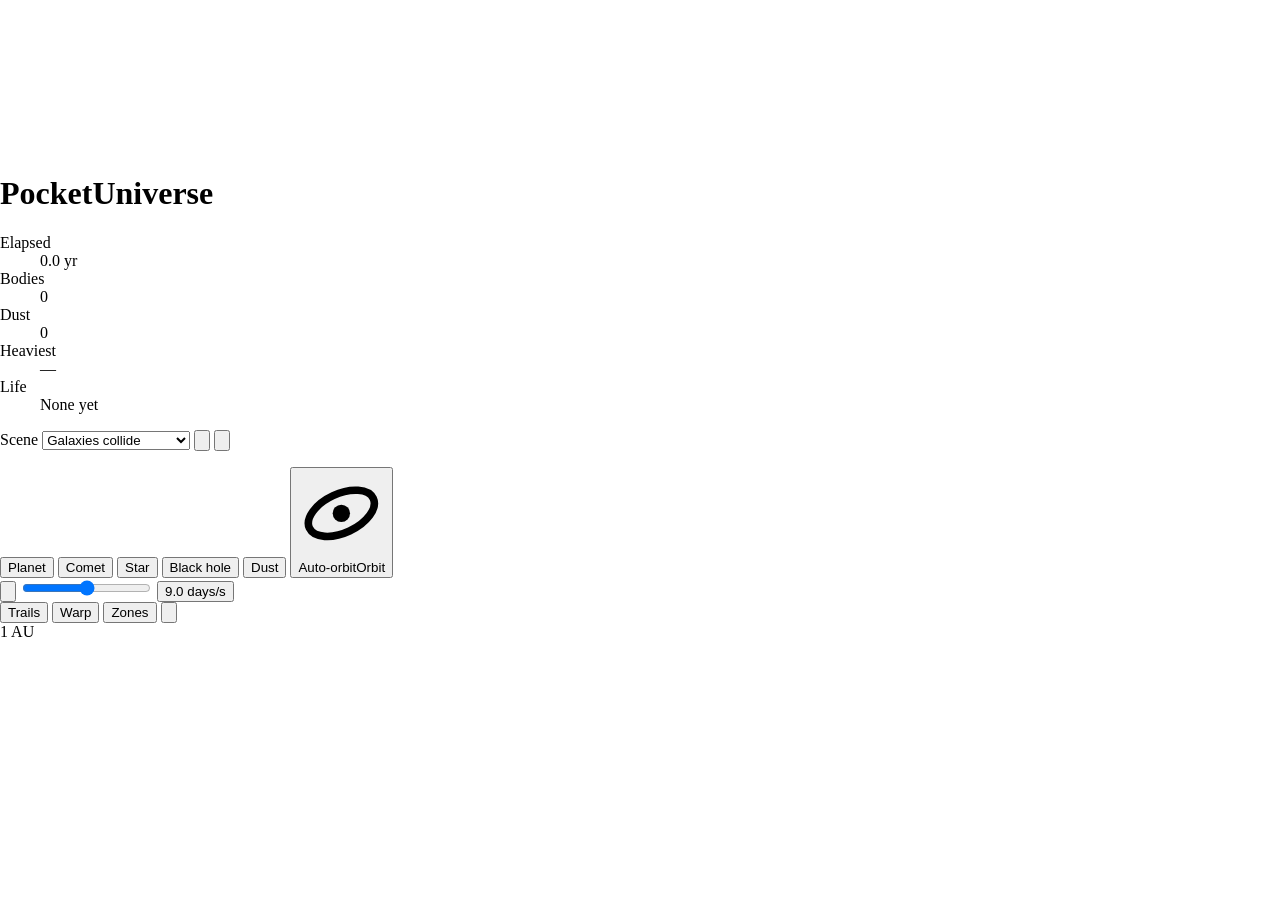
<file: src/shell.html>
<!--
  Pocket Universe: the page shell
  Copyright (c) 2026 Luke Bennie <lukebennie@gmail.com>. All rights reserved.
  The <head>, the page markup and the script wrapper. tools/build.py builds
  index.html from this, replacing the two build: marker lines with src/style.css
  and the src/*.js files. This header isn't shipped; the one below is.
-->

<!doctype html>
<!--
  Pocket Universe: a gravity sandbox for the browser.
  Copyright (c) 2026 Luke Bennie <lukebennie@gmail.com>. All rights reserved.
  https://github.com/lbennietech/pocket-universe
-->
<html lang="en">
<head>
<meta charset="utf-8">
<meta name="viewport" content="width=device-width, initial-scale=1, viewport-fit=cover">
<title>Pocket Universe</title>
<meta name="description" content="A gravity sandbox in your browser: throw planets, comets, stars and black holes into space, watch orbits, tidal disruptions and supernovae, and nurture life in habitable zones.">
<meta name="author" content="Luke Bennie">
<meta name="copyright" content="Copyright (c) 2026 Luke Bennie">
<meta name="theme-color" content="#04050a">
<link rel="icon" href="data:image/svg+xml,%3Csvg xmlns='http://www.w3.org/2000/svg' viewBox='0 0 32 32'%3E%3Crect width='32' height='32' rx='7' fill='%2304050a'/%3E%3Cellipse cx='16' cy='16' rx='12' ry='5.5' fill='none' stroke='%23f4b860' stroke-width='1.6' transform='rotate(-25 16 16)'/%3E%3Ccircle cx='16' cy='16' r='4' fill='%23fff4e2'/%3E%3Ccircle cx='26' cy='11.5' r='2' fill='%237fb6ff'/%3E%3C/svg%3E">
<style>
  :root { padding-top: env(safe-area-inset-top, 0px); padding-bottom: env(safe-area-inset-bottom, 0px); box-sizing: border-box; height: 100%; }
  body { margin: 0; }
  [hidden] { display: none !important; }
</style>
<link rel="preconnect" href="https://fonts.googleapis.com">
<link rel="preconnect" href="https://fonts.gstatic.com" crossorigin>
<link rel="stylesheet" href="https://fonts.googleapis.com/css2?family=IBM+Plex+Mono:wght@400;500&family=IBM+Plex+Sans+Condensed:wght@400;500;600&family=Orbitron:wght@700;800&display=swap">
<style>
<!-- build: style.css -->
</style>
</head>
<body>
<div id="stage">
  <canvas id="sky" aria-label="Gravity simulation. Drag to move around, click or tap an object to inspect it, hold Ctrl and drag (or touch and hold) to throw objects into space."></canvas>

  <div class="top">
    <div class="brand">
      <h1 class="mark">Pocket<span>Universe</span></h1>
      <dl class="readout">
        <dt>Elapsed</dt><dd id="rTime">0.0 yr</dd>
        <dt>Bodies</dt><dd id="rBodies">0</dd>
        <dt>Dust</dt><dd id="rDust">0</dd>
        <dt>Heaviest</dt><dd id="rHeavy">—</dd>
        <dt>Life</dt><dd id="rLife">None yet</dd>
      </dl>
    </div>
    <div class="side">
      <div class="scene panel">
        <label for="scene">Scene</label>
        <select id="scene">
          <option value="galaxies">Galaxies collide</option>
          <option value="cradle">Cradle of life</option>
          <option value="feast">Black hole feast</option>
          <option value="eight">Figure eight</option>
          <option value="formation">Solar system forming</option>
          <option value="binary">Binary star</option>
          <option value="mayhem">Mayhem</option>
          <option value="empty">Empty space</option>
        </select>
        <button class="chip icon" id="help" title="How to play, and what this scene is about (H)" aria-label="Help">
          <svg viewBox="0 0 16 16" fill="none" stroke="currentColor" stroke-width="1.5" stroke-linecap="round"><circle cx="8" cy="8" r="6.3"/><path d="M6.2 6.3a1.9 1.9 0 1 1 2.6 1.8c-.5.2-.8.6-.8 1.1v.4"/><circle cx="8" cy="11.6" r=".4" fill="currentColor"/></svg>
        </button>
        <button class="chip icon" id="restart" title="Restart scene (R)" aria-label="Restart scene">
          <svg viewBox="0 0 16 16" fill="none" stroke="currentColor" stroke-width="1.5" stroke-linecap="round"><path d="M13 8a5 5 0 1 1-1.6-3.7"/><path d="M13 2.5v3h-3"/></svg>
        </button>
      </div>
      <section id="card" class="panel" hidden aria-label="Inspector">
        <header>
          <span class="glyph g-planet" id="cGlyph"></span>
          <h2 id="cTitle">Planet</h2>
          <button class="chip mini toggle" id="cFollow" aria-pressed="true" title="Keep the camera on this object (F)">Follow</button>
          <button class="chip mini icon" id="cClose" aria-label="Close inspector" title="Close (Esc)">
            <svg viewBox="0 0 16 16" fill="none" stroke="currentColor" stroke-width="1.6" stroke-linecap="round"><path d="M4 4l8 8M12 4l-8 8"/></svg>
          </button>
        </header>
        <dl id="cStats"></dl>
        <p id="cNote"></p>
        <button class="chip mini" id="cSupernova" hidden>Go supernova</button>
      </section>
    </div>
  </div>

  <div id="hint"></div>

  <div class="bottom">
    <ol id="feed" aria-live="polite"></ol>

    <nav class="dock panel" aria-label="Controls">
      <div class="group" role="group" aria-label="What to create">
        <button class="chip" data-tool="planet" aria-pressed="true" title="Planet (1)"><span class="glyph g-planet"></span>Planet</button>
        <button class="chip" data-tool="comet" aria-pressed="false" title="Comet (2)"><span class="glyph g-comet"></span>Comet</button>
        <button class="chip" data-tool="star" aria-pressed="false" title="Star (3)"><span class="glyph g-star"></span>Star</button>
        <button class="chip" data-tool="bh" aria-pressed="false" title="Black hole (4)"><span class="glyph g-bh"></span>Black hole</button>
        <button class="chip" data-tool="dust" aria-pressed="false" title="Dust cloud (5)"><span class="glyph g-dust"></span>Dust</button>
        <button class="chip toggle" id="assist" aria-label="Auto-orbit" aria-pressed="false" title="Throw into a perfect circular orbit (O, or hold Shift while throwing)">
          <svg viewBox="0 0 16 16" fill="none" stroke="currentColor" stroke-width="1.4"><ellipse cx="8" cy="8" rx="6.5" ry="3.6" transform="rotate(-25 8 8)"/><circle cx="8" cy="8" r="1.6" fill="currentColor" stroke="none"/></svg><span class="lbl">Auto-orbit</span><span class="lbl-short">Orbit</span>
        </button>
      </div>
      <span class="sep"></span>
      <div class="group" role="group" aria-label="Time">
        <button class="chip icon" id="pause" title="Pause (Space)" aria-label="Pause" aria-pressed="false">
          <svg id="icoPause" viewBox="0 0 16 16" fill="currentColor"><rect x="3.5" y="3" width="3" height="10" rx="1"/><rect x="9.5" y="3" width="3" height="10" rx="1"/></svg>
          <svg id="icoPlay" viewBox="0 0 16 16" fill="currentColor" hidden><path d="M4.5 2.8v10.4a.6.6 0 0 0 .9.5l8.3-5.2a.6.6 0 0 0 0-1L5.4 2.3a.6.6 0 0 0-.9.5z"/></svg>
        </button>
        <span class="speed" title="Simulation speed: how much time passes each second ([ slower, ] faster)">
          <input type="range" id="speed" min="0" max="1000" step="1" aria-label="Simulation speed">
        </span>
        <button class="chip num" id="speedLabel" title="Reset to normal speed">9.0 days/s</button>
      </div>
      <span class="sep"></span>
      <div class="group" role="group" aria-label="View">
        <button class="chip toggle" id="trails" aria-pressed="true" title="Trails (T)">Trails</button>
        <button class="chip toggle" id="warp" aria-pressed="false" title="Show how mass bends space (G)">Warp</button>
        <button class="chip toggle" id="zones" aria-pressed="false" title="Habitable zones (Z)">Zones</button>
        <button class="chip icon" id="center" title="Center view (F)" aria-label="Center view">
          <svg viewBox="0 0 16 16" fill="none" stroke="currentColor" stroke-width="1.5" stroke-linecap="round"><circle cx="8" cy="8" r="4.5"/><path d="M8 1v3M8 12v3M1 8h3M12 8h3"/></svg>
        </button>
      </div>
    </nav>

    <div class="scale" aria-hidden="true"><span id="scaleLabel">1 AU</span><i id="scaleBar"></i></div>
  </div>
</div>

<script>
/*
 * Pocket Universe
 * Copyright (c) 2026 Luke Bennie <lukebennie@gmail.com>. All rights reserved.
 *
 * An N-body gravity sandbox: planets, comets, stars, black holes and dust,
 * with collisions, tidal disruption, supernovae and life in habitable zones.
 * Plain JavaScript on a 2D canvas, with no dependencies.
 */
(() => {
  'use strict';

<!-- build: scripts -->
})();
</script>

</body>
</html>
</file>
